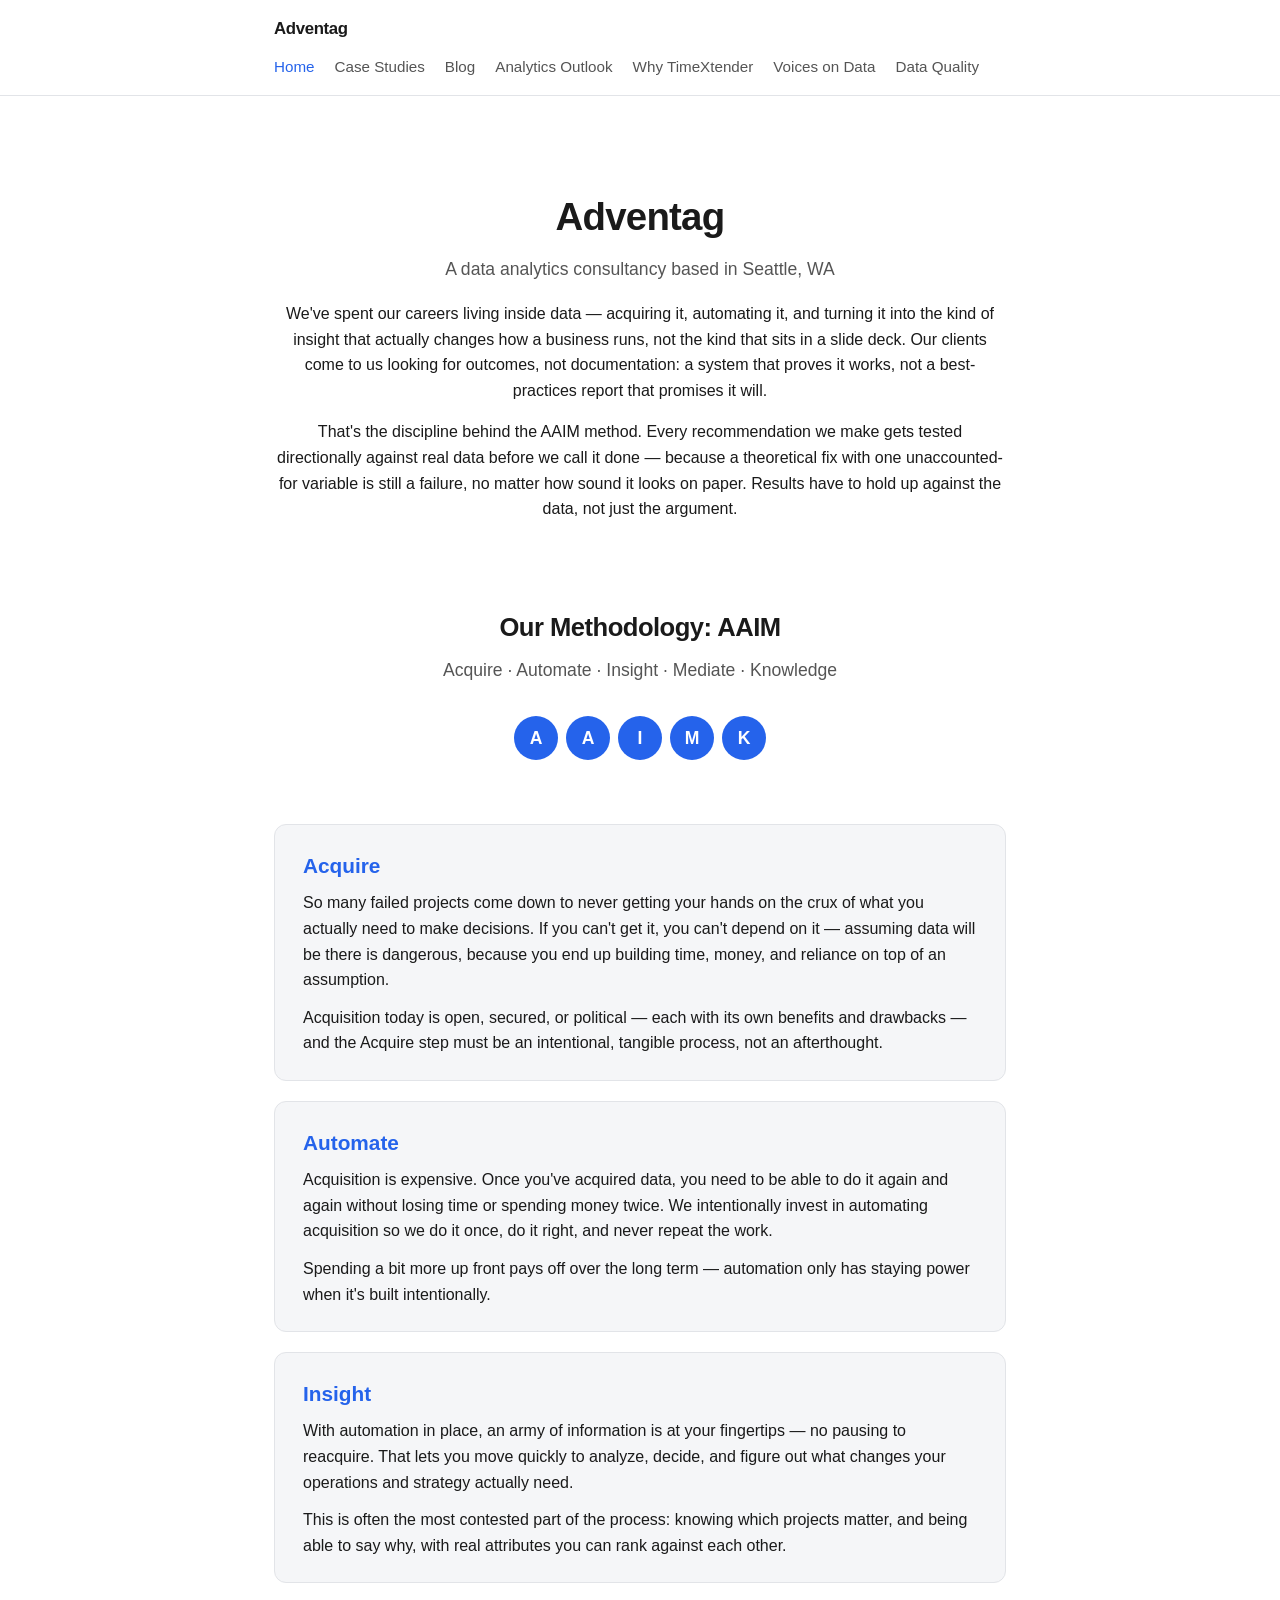
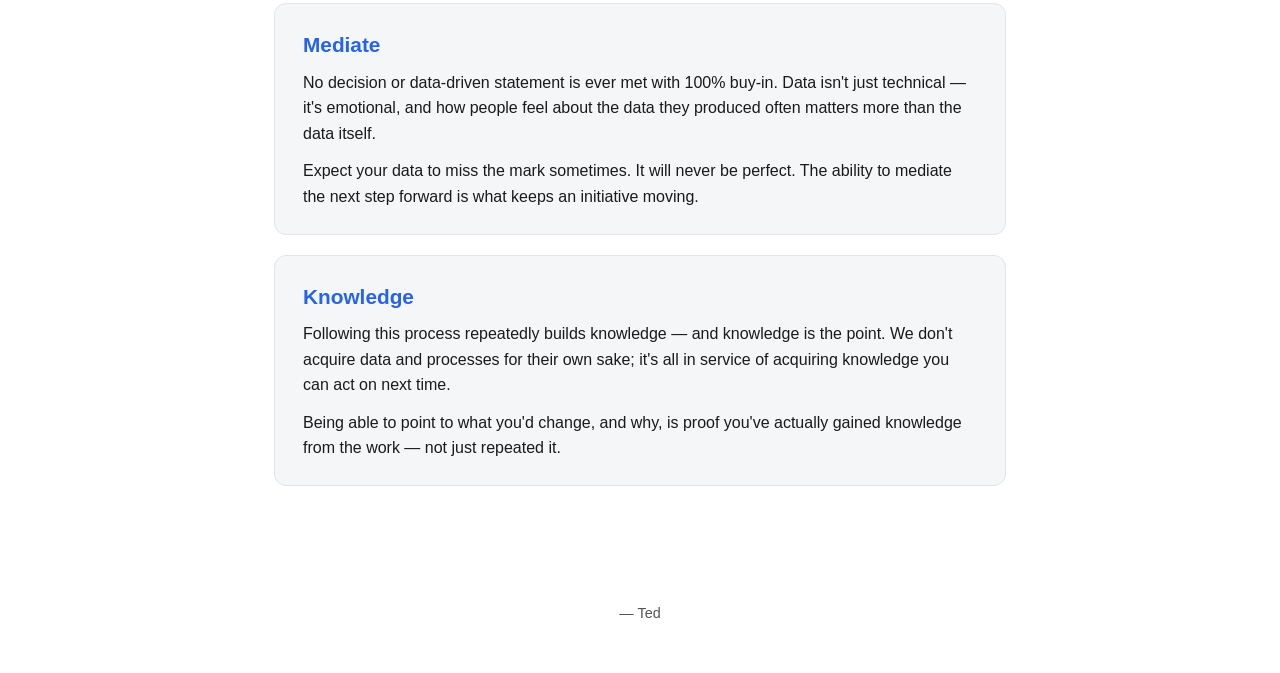
<file: index.html>
<!DOCTYPE html>
<html lang="en">
<head>
<meta charset="UTF-8">
<meta name="viewport" content="width=device-width, initial-scale=1.0">
<title>Adventag &middot; The AAIM Method</title>
<link rel="stylesheet" href="assets/styles.css">
</head>
<body>

<nav class="site-nav">
  <div class="nav-inner">
    <a class="brand" href="index.html">Adventag</a>
    <div class="nav-links">
      <a href="index.html" class="active">Home</a>
      <a href="case-studies/index.html">Case Studies</a>
      <a href="blog/index.html">Blog</a>
      <a href="analytics-outlook.html">Analytics Outlook</a>
      <a href="why-timextender.html">Why TimeXtender</a>
      <a href="voices-on-data.html">Voices on Data</a>
      <a href="data-quality.html">Data Quality</a>
    </div>
  </div>
</nav>

<header class="page-header">
  <h1>Adventag</h1>
  <p class="tagline">A data analytics consultancy based in Seattle, WA</p>
  <p>
    We've spent our careers living inside data &mdash; acquiring it, automating it,
    and turning it into the kind of insight that actually changes how a business
    runs, not the kind that sits in a slide deck. Our clients come to us looking
    for outcomes, not documentation: a system that proves it works, not a
    best-practices report that promises it will.
  </p>
  <p>
    That's the discipline behind the AAIM method. Every recommendation we make
    gets tested directionally against real data before we call it done &mdash;
    because a theoretical fix with one unaccounted-for variable is still a
    failure, no matter how sound it looks on paper. Results have to hold up
    against the data, not just the argument.
  </p>
</header>

<header class="page-header" style="padding-top: 1rem;">
  <h2 style="font-size: 1.6rem; letter-spacing: -0.02em; margin-bottom: 0.25rem;">Our Methodology: AAIM</h2>
  <p class="tagline">Acquire &middot; Automate &middot; Insight &middot; Mediate &middot; Knowledge</p>
  <div class="letters">
    <span>A</span><span>A</span><span>I</span><span>M</span><span>K</span>
  </div>
</header>

<main>

  <div class="step">
    <h2>Acquire</h2>
    <p>
      So many failed projects come down to never getting your hands on the crux of
      what you actually need to make decisions. If you can't get it, you can't
      depend on it &mdash; assuming data will be there is dangerous, because you end
      up building time, money, and reliance on top of an assumption.
    </p>
    <p>
      Acquisition today is open, secured, or political &mdash; each with its own
      benefits and drawbacks &mdash; and the Acquire step must be an intentional,
      tangible process, not an afterthought.
    </p>
  </div>

  <div class="step">
    <h2>Automate</h2>
    <p>
      Acquisition is expensive. Once you've acquired data, you need to be able to
      do it again and again without losing time or spending money twice. We
      intentionally invest in automating acquisition so we do it once, do it right,
      and never repeat the work.
    </p>
    <p>
      Spending a bit more up front pays off over the long term &mdash; automation
      only has staying power when it's built intentionally.
    </p>
  </div>

  <div class="step">
    <h2>Insight</h2>
    <p>
      With automation in place, an army of information is at your fingertips
      &mdash; no pausing to reacquire. That lets you move quickly to analyze, decide,
      and figure out what changes your operations and strategy actually need.
    </p>
    <p>
      This is often the most contested part of the process: knowing which projects
      matter, and being able to say why, with real attributes you can rank against
      each other.
    </p>
  </div>

  <div class="step">
    <h2>Mediate</h2>
    <p>
      No decision or data-driven statement is ever met with 100% buy-in. Data isn't
      just technical &mdash; it's emotional, and how people feel about the data they
      produced often matters more than the data itself.
    </p>
    <p>
      Expect your data to miss the mark sometimes. It will never be perfect. The
      ability to mediate the next step forward is what keeps an initiative moving.
    </p>
  </div>

  <div class="step">
    <h2>Knowledge</h2>
    <p>
      Following this process repeatedly builds knowledge &mdash; and knowledge is
      the point. We don't acquire data and processes for their own sake; it's all
      in service of acquiring knowledge you can act on next time.
    </p>
    <p>
      Being able to point to what you'd change, and why, is proof you've actually
      gained knowledge from the work &mdash; not just repeated it.
    </p>
  </div>

</main>

<footer>
  &mdash; Ted
</footer>

</body>
</html>
</file>
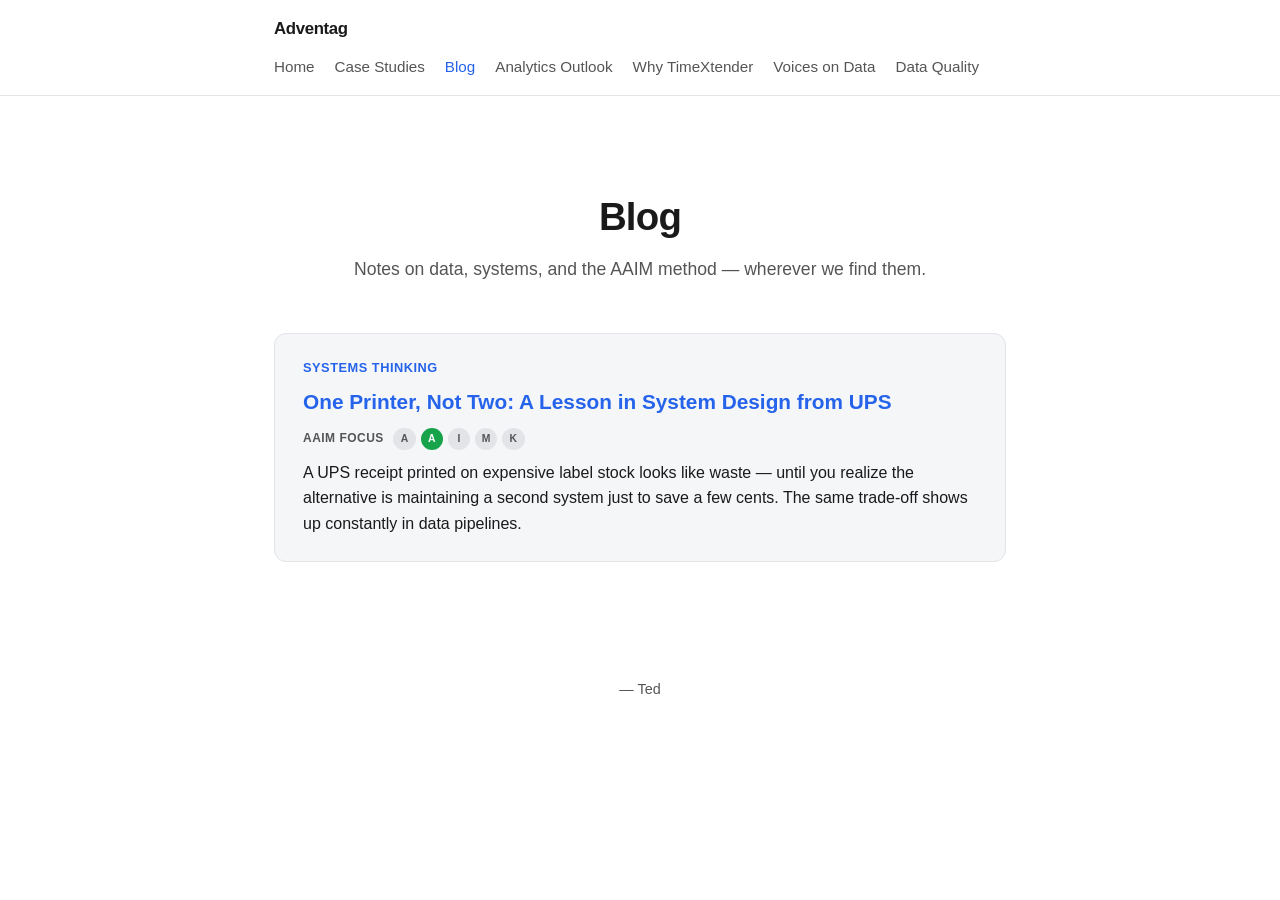
<file: blog/index.html>
<!DOCTYPE html>
<html lang="en">
<head>
<meta charset="UTF-8">
<meta name="viewport" content="width=device-width, initial-scale=1.0">
<title>Blog &middot; Adventag</title>
<link rel="stylesheet" href="../assets/styles.css">
</head>
<body>

<nav class="site-nav">
  <div class="nav-inner">
    <a class="brand" href="../index.html">Adventag</a>
    <div class="nav-links">
      <a href="../index.html">Home</a>
      <a href="../case-studies/index.html">Case Studies</a>
      <a href="index.html" class="active">Blog</a>
      <a href="../analytics-outlook.html">Analytics Outlook</a>
      <a href="../why-timextender.html">Why TimeXtender</a>
      <a href="../voices-on-data.html">Voices on Data</a>
      <a href="../data-quality.html">Data Quality</a>
    </div>
  </div>
</nav>

<header class="page-header">
  <h1>Blog</h1>
  <p class="tagline">Notes on data, systems, and the AAIM method &mdash; wherever we find them.</p>
</header>

<main>

  <a class="card-link" href="one-printer-not-two.html">
    <div class="card">
      <span class="eyebrow">Systems Thinking</span>
      <h2>One Printer, Not Two: A Lesson in System Design from UPS</h2>
      <div class="aaim-focus">
        <span class="aaim-focus-label">AAIM Focus</span>
        <div class="aaim-dots">
          <span>A</span><span class="active">A</span><span>I</span><span>M</span><span>K</span>
        </div>
      </div>
      <p>
        A UPS receipt printed on expensive label stock looks like waste &mdash;
        until you realize the alternative is maintaining a second system just
        to save a few cents. The same trade-off shows up constantly in data
        pipelines.
      </p>
    </div>
  </a>

</main>

<footer>
  &mdash; Ted
</footer>

</body>
</html>
</file>
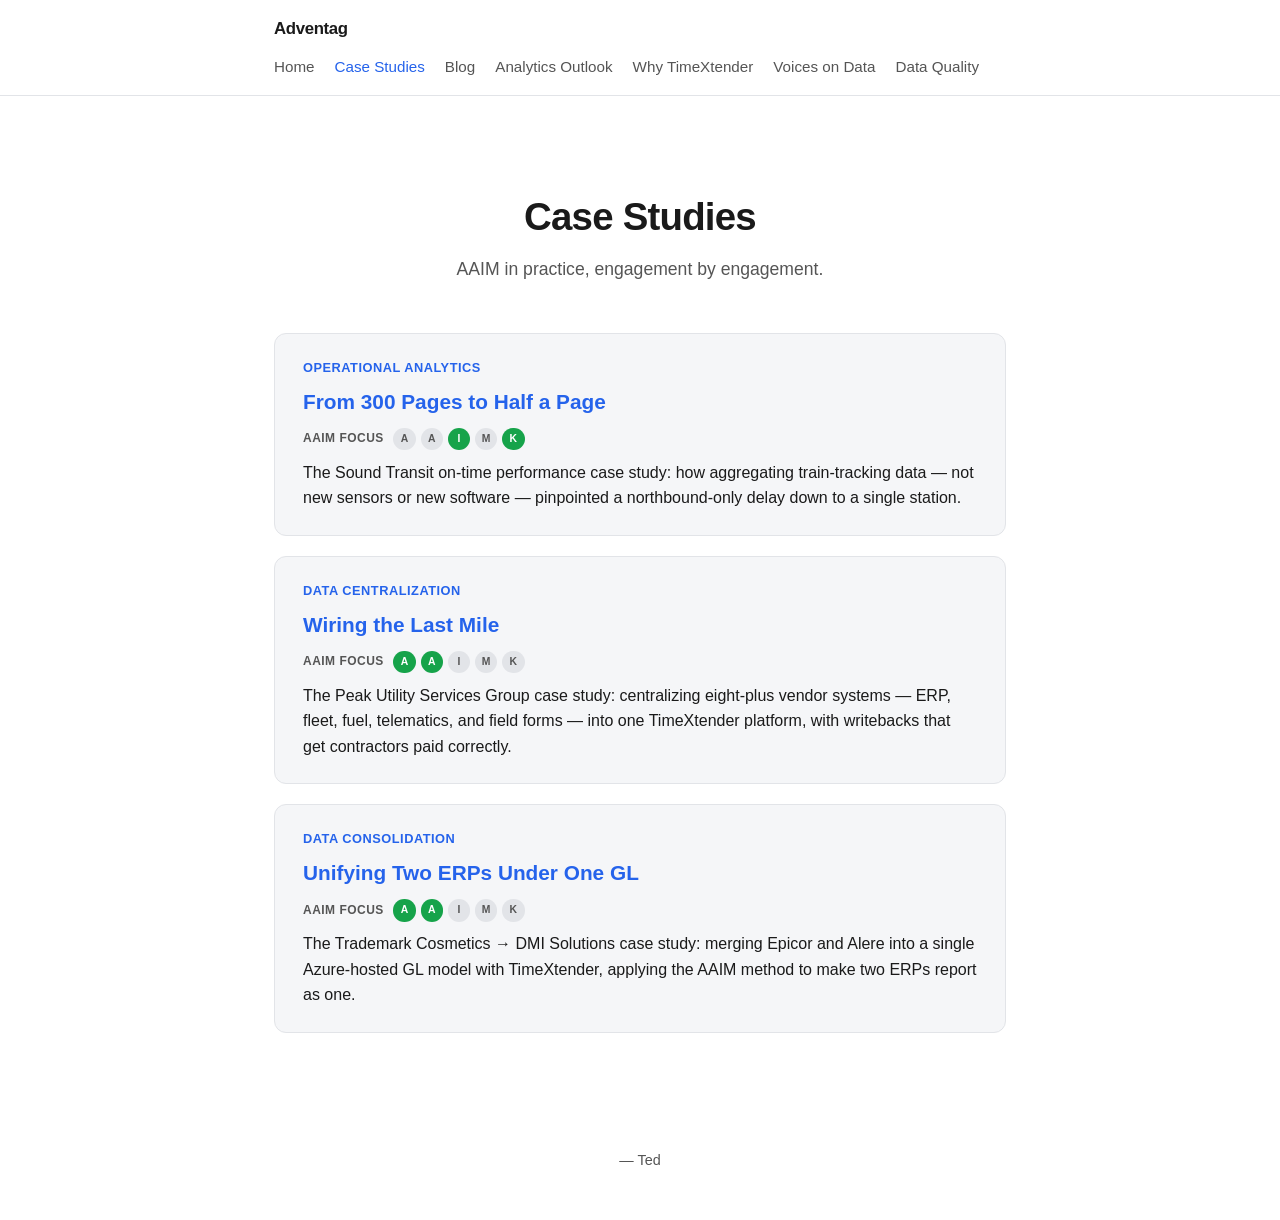
<file: case-studies/index.html>
<!DOCTYPE html>
<html lang="en">
<head>
<meta charset="UTF-8">
<meta name="viewport" content="width=device-width, initial-scale=1.0">
<title>Case Studies &middot; The AAIM Method</title>
<link rel="stylesheet" href="../assets/styles.css">
</head>
<body>

<nav class="site-nav">
  <div class="nav-inner">
    <a class="brand" href="../index.html">Adventag</a>
    <div class="nav-links">
      <a href="../index.html">Home</a>
      <a href="index.html" class="active">Case Studies</a>
      <a href="../blog/index.html">Blog</a>
      <a href="../analytics-outlook.html">Analytics Outlook</a>
      <a href="../why-timextender.html">Why TimeXtender</a>
      <a href="../voices-on-data.html">Voices on Data</a>
      <a href="../data-quality.html">Data Quality</a>
    </div>
  </div>
</nav>

<header class="page-header">
  <h1>Case Studies</h1>
  <p class="tagline">AAIM in practice, engagement by engagement.</p>
</header>

<main>

  <a class="card-link" href="sound-transit.html">
    <div class="card">
      <span class="eyebrow">Operational Analytics</span>
      <h2>From 300 Pages to Half a Page</h2>
      <div class="aaim-focus">
        <span class="aaim-focus-label">AAIM Focus</span>
        <div class="aaim-dots">
          <span>A</span><span>A</span><span class="active">I</span><span>M</span><span class="active">K</span>
        </div>
      </div>
      <p>
        The Sound Transit on-time performance case study: how aggregating
        train-tracking data &mdash; not new sensors or new software &mdash;
        pinpointed a northbound-only delay down to a single station.
      </p>
    </div>
  </a>

  <a class="card-link" href="peak-utility-services.html">
    <div class="card">
      <span class="eyebrow">Data Centralization</span>
      <h2>Wiring the Last Mile</h2>
      <div class="aaim-focus">
        <span class="aaim-focus-label">AAIM Focus</span>
        <div class="aaim-dots">
          <span class="active">A</span><span class="active">A</span><span>I</span><span>M</span><span>K</span>
        </div>
      </div>
      <p>
        The Peak Utility Services Group case study: centralizing eight-plus
        vendor systems &mdash; ERP, fleet, fuel, telematics, and field forms
        &mdash; into one TimeXtender platform, with writebacks that get
        contractors paid correctly.
      </p>
    </div>
  </a>

  <a class="card-link" href="dmi-solutions.html">
    <div class="card">
      <span class="eyebrow">Data Consolidation</span>
      <h2>Unifying Two ERPs Under One GL</h2>
      <div class="aaim-focus">
        <span class="aaim-focus-label">AAIM Focus</span>
        <div class="aaim-dots">
          <span class="active">A</span><span class="active">A</span><span>I</span><span>M</span><span>K</span>
        </div>
      </div>
      <p>
        The Trademark Cosmetics &rarr; DMI Solutions case study: merging Epicor and
        Alere into a single Azure-hosted GL model with TimeXtender, applying the
        AAIM method to make two ERPs report as one.
      </p>
    </div>
  </a>

</main>

<footer>
  &mdash; Ted
</footer>

</body>
</html>
</file>
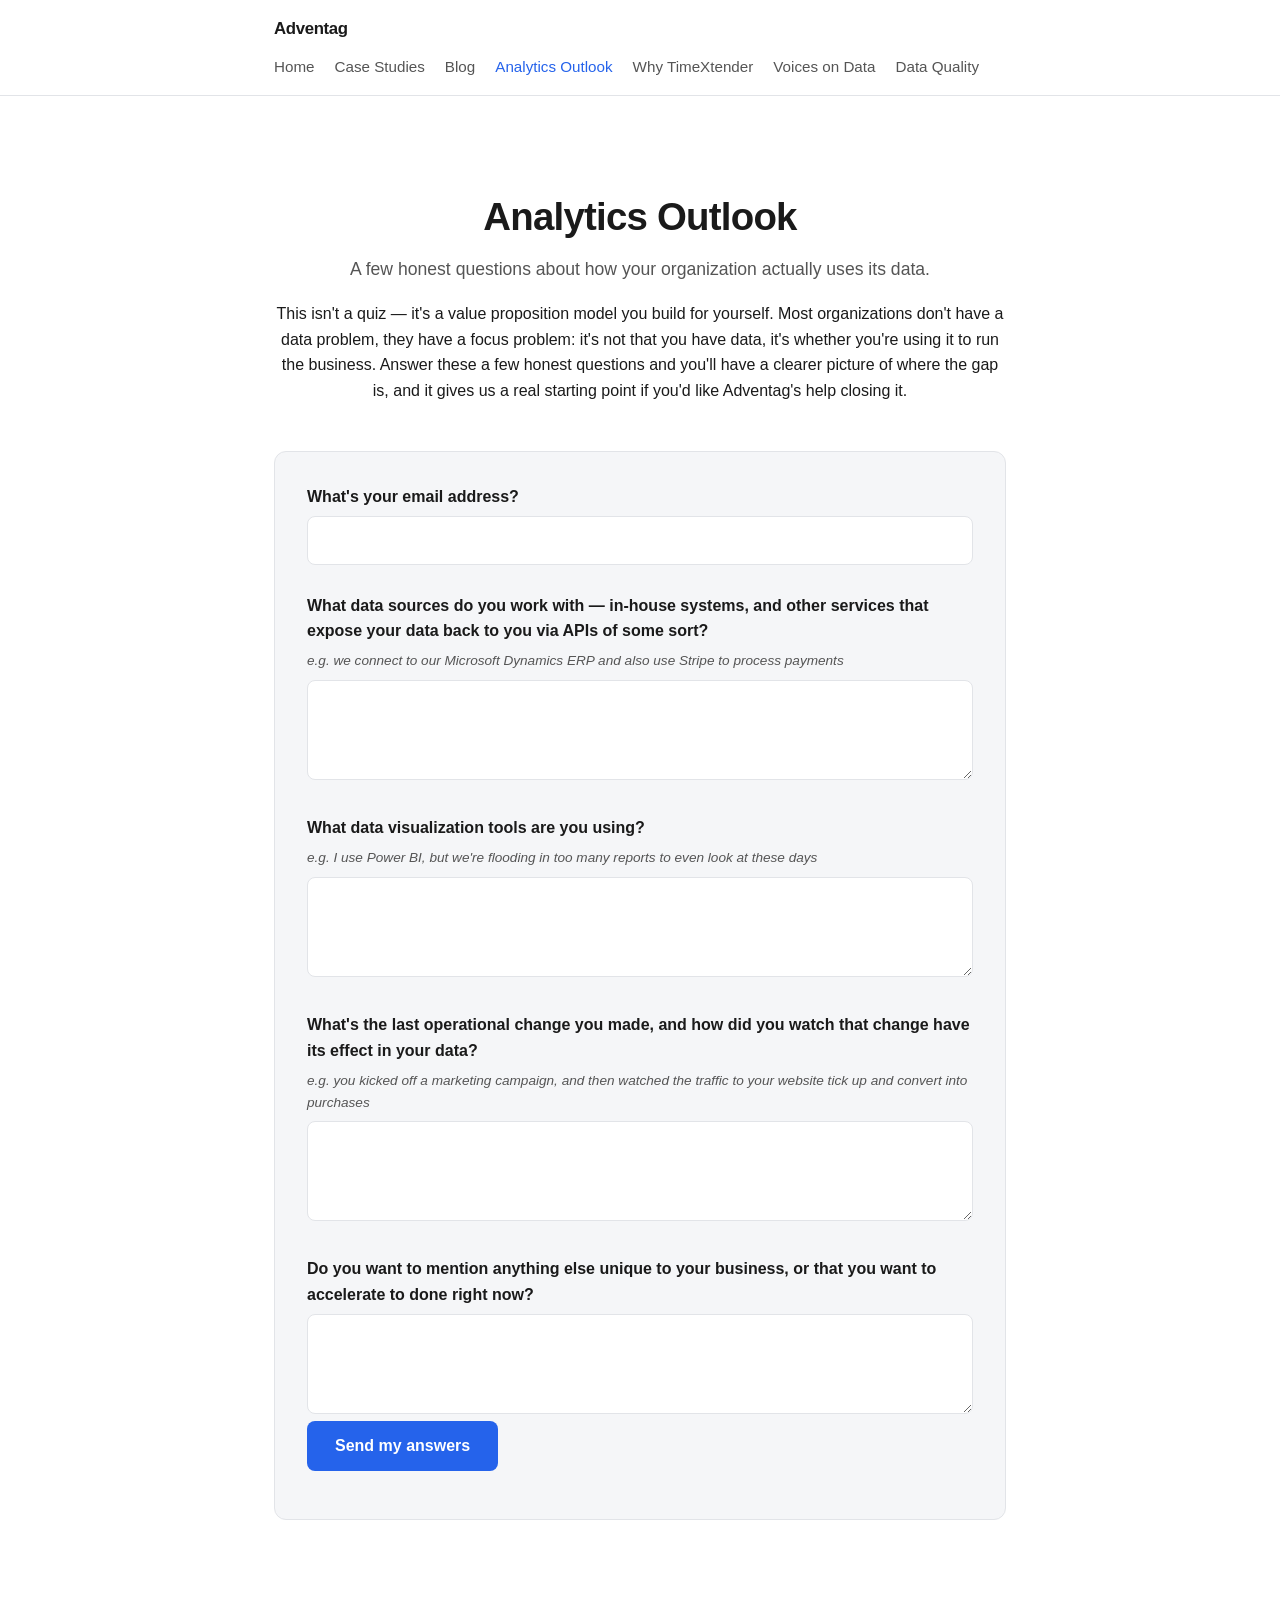
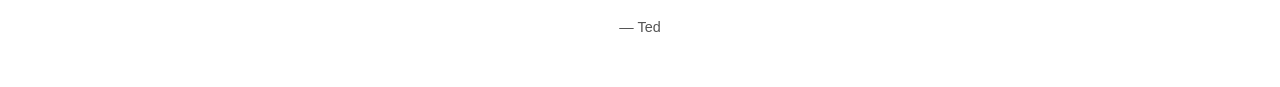
<file: analytics-outlook.html>
<!DOCTYPE html>
<html lang="en">
<head>
<meta charset="UTF-8">
<meta name="viewport" content="width=device-width, initial-scale=1.0">
<title>Analytics Outlook &middot; Adventag</title>
<link rel="stylesheet" href="assets/styles.css">
</head>
<body>

<nav class="site-nav">
  <div class="nav-inner">
    <a class="brand" href="index.html">Adventag</a>
    <div class="nav-links">
      <a href="index.html">Home</a>
      <a href="case-studies/index.html">Case Studies</a>
      <a href="blog/index.html">Blog</a>
      <a href="analytics-outlook.html" class="active">Analytics Outlook</a>
      <a href="why-timextender.html">Why TimeXtender</a>
      <a href="voices-on-data.html">Voices on Data</a>
      <a href="data-quality.html">Data Quality</a>
    </div>
  </div>
</nav>

<header class="page-header">
  <h1>Analytics Outlook</h1>
  <p class="tagline">A few honest questions about how your organization actually uses its data.</p>
  <p>
    This isn't a quiz &mdash; it's a value proposition model you build for
    yourself. Most organizations don't have a data problem, they have a focus
    problem: it's not that you have data, it's whether you're using it to run
    the business. Answer these a few honest questions and you'll have a clearer
    picture of where the gap is, and it gives us a real starting point if you'd
    like Adventag's help closing it.
  </p>
</header>

<main>

  <div id="outlook-form-wrapper">
    <form id="outlook-form" class="outlook-form" action="https://formspree.io/f/mvzenajd" method="POST">

      <input type="hidden" name="_subject" value="website feedback">
      <input type="text" name="_gotcha" class="form-honeypot" tabindex="-1" autocomplete="off">

      <div class="form-field">
        <label for="email">What's your email address?</label>
        <input type="email" id="email" name="email" required>
      </div>

      <div class="form-field">
        <label for="sources">What data sources do you work with &mdash; in-house systems, and other services that expose your data back to you via APIs of some sort?</label>
        <p class="field-example">e.g. we connect to our Microsoft Dynamics ERP and also use Stripe to process payments</p>
        <textarea id="sources" name="Data sources" rows="3"></textarea>
      </div>

      <div class="form-field">
        <label for="visualization">What data visualization tools are you using?</label>
        <p class="field-example">e.g. I use Power BI, but we're flooding in too many reports to even look at these days</p>
        <textarea id="visualization" name="Visualization tools" rows="3"></textarea>
      </div>

      <div class="form-field">
        <label for="operational-change">What's the last operational change you made, and how did you watch that change have its effect in your data?</label>
        <p class="field-example">e.g. you kicked off a marketing campaign, and then watched the traffic to your website tick up and convert into purchases</p>
        <textarea id="operational-change" name="Last operational change" rows="3"></textarea>
      </div>

      <div class="form-field">
        <label for="anything-else">Do you want to mention anything else unique to your business, or that you want to accelerate to done right now?</label>
        <textarea id="anything-else" name="Anything else" rows="3"></textarea>
      </div>

      <button type="submit" class="form-submit">Send my answers</button>
      <p class="form-status" role="status"></p>
    </form>
  </div>

  <div id="outlook-success" class="outlook-form outlook-success" style="display:none;">
    <h2>Thanks &mdash; got it.</h2>
    <p>Your answers are on their way to Adventag. We'll follow up at the email address you gave us.</p>
  </div>

</main>

<footer>
  &mdash; Ted
</footer>

<script src="assets/outlook-form.js" defer></script>

</body>
</html>
</file>
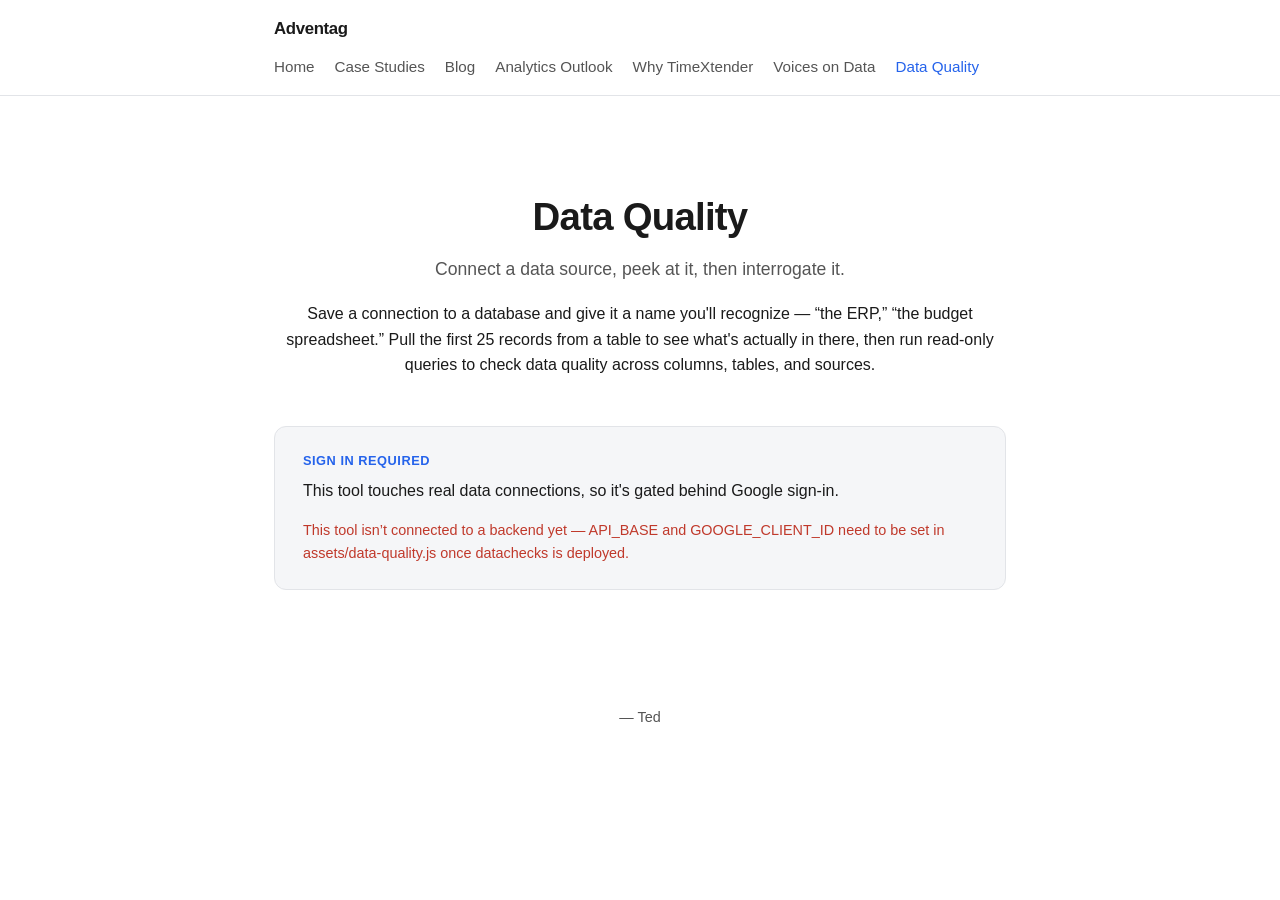
<file: data-quality.html>
<!DOCTYPE html>
<html lang="en">
<head>
<meta charset="UTF-8">
<meta name="viewport" content="width=device-width, initial-scale=1.0">
<meta name="robots" content="noindex, nofollow">
<title>Data Quality &middot; Adventag</title>
<link rel="stylesheet" href="assets/styles.css">
<script src="https://accounts.google.com/gsi/client" async defer></script>
</head>
<body>

<nav class="site-nav">
  <div class="nav-inner">
    <a class="brand" href="index.html">Adventag</a>
    <div class="nav-links">
      <a href="index.html">Home</a>
      <a href="case-studies/index.html">Case Studies</a>
      <a href="blog/index.html">Blog</a>
      <a href="analytics-outlook.html">Analytics Outlook</a>
      <a href="why-timextender.html">Why TimeXtender</a>
      <a href="voices-on-data.html">Voices on Data</a>
      <a href="data-quality.html" class="active">Data Quality</a>
    </div>
  </div>
</nav>

<header class="page-header">
  <h1>Data Quality</h1>
  <p class="tagline">Connect a data source, peek at it, then interrogate it.</p>
  <p>
    Save a connection to a database and give it a name you'll recognize
    &mdash; &ldquo;the ERP,&rdquo; &ldquo;the budget spreadsheet.&rdquo; Pull the
    first 25 records from a table to see what's actually in there, then run
    read-only queries to check data quality across columns, tables, and
    sources.
  </p>
</header>

<main>

  <div id="dq-signin-card" class="card">
    <span class="eyebrow">Sign in required</span>
    <p>This tool touches real data connections, so it's gated behind Google sign-in.</p>
    <div id="dq-google-btn"></div>
    <p id="dq-signin-error" class="form-status is-error" style="display:none;"></p>
  </div>

  <div id="dq-app" hidden>

    <div class="card dq-status-card">
      <span class="eyebrow">Signed in as</span>
      <p style="margin:0;"><span id="dq-user-email"></span> &middot; <button type="button" id="dq-signout" class="dq-link-btn">Sign out</button></p>
    </div>

    <div class="card dq-status-card">
      <span class="eyebrow">Status</span>
      <p style="margin:0;">
        Database connections (Postgres and MySQL) are live. Queries are
        enforced read-only and row-capped on the server, regardless of what's
        typed here. APIs, files/spreadsheets, and VPN-gated sources aren't
        wired up yet.
      </p>
    </div>

    <section class="dq-section">
      <div class="dq-section-header">
        <h2>Your Data Sources</h2>
        <button type="button" id="dq-add-toggle" class="form-submit dq-add-btn">+ Add Data Source</button>
      </div>

      <div id="dq-empty-state" class="card dq-empty-state">
        <p style="margin:0; color: var(--muted);">No data sources yet. Add one to get started.</p>
      </div>

      <div id="dq-source-list" class="dq-source-list"></div>
    </section>

    <section id="dq-form-section" class="dq-section" hidden>
      <div class="card outlook-form">
        <h2 style="margin-top:0;">Add a Data Source</h2>
        <form id="dq-form">
          <div class="form-field">
            <label for="dq-name">Name</label>
            <p class="field-example">e.g. &ldquo;Our ERP,&rdquo; &ldquo;Budget database&rdquo;</p>
            <input type="text" id="dq-name" name="name" maxlength="60" required>
          </div>

          <div class="form-field">
            <label for="dq-type">Source type</label>
            <select id="dq-type" name="type" required>
              <option value="database">Database (SQL)</option>
              <option value="api">API &mdash; coming soon</option>
              <option value="file">File / Spreadsheet &mdash; coming soon</option>
            </select>
          </div>

          <div class="form-field">
            <label for="dq-target">What are you looking for from this source?</label>
            <p class="field-example">e.g. &ldquo;Customer list,&rdquo; &ldquo;Financial transactions&rdquo;</p>
            <input type="text" id="dq-target" name="target" maxlength="80">
          </div>

          <div id="dq-db-fields">
            <div class="form-field">
              <label for="dq-engine">Engine</label>
              <select id="dq-engine" name="engine">
                <option value="postgres">PostgreSQL</option>
                <option value="mysql">MySQL</option>
              </select>
            </div>
            <div class="form-field">
              <label for="dq-host">Host</label>
              <input type="text" id="dq-host" name="host" maxlength="200">
            </div>
            <div class="form-field">
              <label for="dq-port">Port</label>
              <input type="number" id="dq-port" name="port" value="5432">
            </div>
            <div class="form-field">
              <label for="dq-database">Database name</label>
              <input type="text" id="dq-database" name="database" maxlength="120">
            </div>
            <div class="form-field">
              <label for="dq-username">Username</label>
              <p class="field-example">Use a read-only account for this connection.</p>
              <input type="text" id="dq-username" name="username" maxlength="120" autocomplete="off">
            </div>
            <div class="form-field">
              <label for="dq-password">Password</label>
              <input type="password" id="dq-password" name="password" maxlength="200" autocomplete="new-password">
            </div>
            <div class="form-field">
              <label><input type="checkbox" id="dq-ssl" name="ssl"> Require SSL</label>
            </div>
          </div>

          <div class="form-field">
            <label for="dq-notes">Notes</label>
            <textarea id="dq-notes" name="notes" rows="3" maxlength="500"></textarea>
          </div>

          <button type="submit" class="form-submit">Save Data Source</button>
          <button type="button" id="dq-cancel" class="dq-cancel-btn">Cancel</button>
          <p class="form-status" role="status"></p>
        </form>
      </div>
    </section>

    <section class="dq-section">
      <h2>Ask About Data Quality</h2>
      <div class="card">
        <div class="form-field">
          <label for="dq-question-source">Data source</label>
          <select id="dq-question-source"></select>
        </div>
        <div class="form-field">
          <label for="dq-question">SQL query</label>
          <p class="field-example">Read-only SELECT statements only &mdash; enforced on the server. Natural-language questions are a later step; for now, write the query.</p>
          <textarea id="dq-question" rows="3" maxlength="2000" placeholder="e.g. SELECT customer_id, COUNT(*) FROM orders GROUP BY customer_id HAVING COUNT(*) > 1"></textarea>
        </div>
        <button type="button" id="dq-ask-btn" class="form-submit">Run Query</button>
        <p id="dq-ask-status" class="form-status" role="status"></p>
        <div id="dq-ask-result"></div>
      </div>
    </section>

  </div>

</main>

<footer>
  &mdash; Ted
</footer>

<script src="assets/data-quality.js"></script>

</body>
</html>
</file>
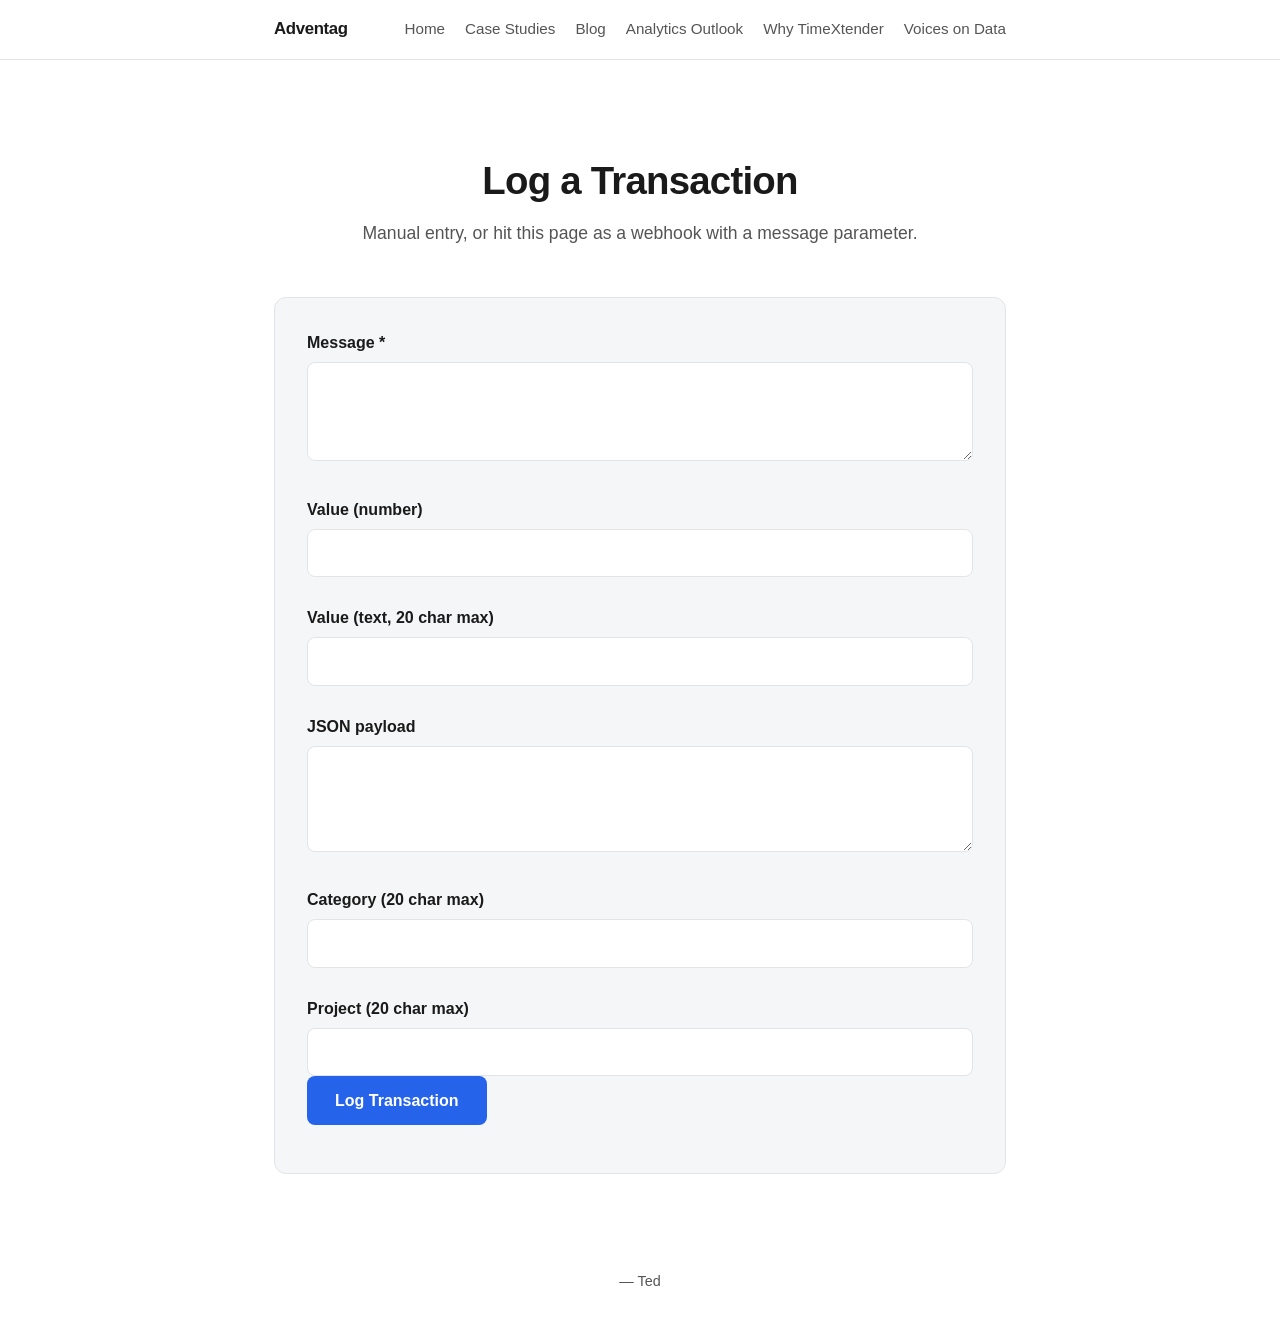
<file: transact.html>
<!DOCTYPE html>
<html lang="en">
<head>
<meta charset="UTF-8">
<meta name="viewport" content="width=device-width, initial-scale=1.0">
<meta name="robots" content="noindex, nofollow">
<title>Log a Transaction &middot; Adventag</title>
<link rel="stylesheet" href="assets/styles.css">
</head>
<body>

<nav class="site-nav">
  <div class="nav-inner">
    <a class="brand" href="index.html">Adventag</a>
    <div class="nav-links">
      <a href="index.html">Home</a>
      <a href="case-studies/index.html">Case Studies</a>
      <a href="blog/index.html">Blog</a>
      <a href="analytics-outlook.html">Analytics Outlook</a>
      <a href="why-timextender.html">Why TimeXtender</a>
      <a href="voices-on-data.html">Voices on Data</a>
    </div>
  </div>
</nav>

<header class="page-header">
  <h1>Log a Transaction</h1>
  <p class="tagline">Manual entry, or hit this page as a webhook with a message parameter.</p>
</header>

<main>

  <div id="form-wrapper">
    <form id="transact-form" class="outlook-form">
      <div class="form-field">
        <label for="message">Message *</label>
        <textarea id="message" name="message" rows="3" maxlength="400" required></textarea>
      </div>

      <div class="form-field">
        <label for="valuenum">Value (number)</label>
        <input type="number" id="valuenum" name="valuenum" step="0.0001">
      </div>

      <div class="form-field">
        <label for="valuetxt">Value (text, 20 char max)</label>
        <input type="text" id="valuetxt" name="valuetxt" maxlength="20">
      </div>

      <div class="form-field">
        <label for="json">JSON payload</label>
        <textarea id="json" name="json" rows="4" style="font-family: monospace;"></textarea>
      </div>

      <div class="form-field">
        <label for="category">Category (20 char max)</label>
        <input type="text" id="category" name="category" maxlength="20">
      </div>

      <div class="form-field">
        <label for="project">Project (20 char max)</label>
        <input type="text" id="project" name="project" maxlength="20">
      </div>

      <button type="submit" class="form-submit">Log Transaction</button>
      <p class="form-status" role="status"></p>
    </form>
  </div>

  <div id="webhook-status" class="outlook-form outlook-success" style="display:none;">
    <p id="webhook-status-text">Logging&hellip;</p>
  </div>

</main>

<footer>
  &mdash; Ted
</footer>

<script>
  // Public URL of the TransactApi service, via a Cloudflare quick tunnel.
  // NOTE: this is a free "quick tunnel" with no uptime guarantee — the URL
  // changes every time the tunnel process restarts on the host machine.
  var API_BASE = 'https://upgrading-consolidation-permit-joining.trycloudflare.com';

  document.addEventListener('DOMContentLoaded', function () {
    var params = new URLSearchParams(window.location.search);
    var webhookEl = document.getElementById('webhook-status');
    var webhookText = document.getElementById('webhook-status-text');

    if (params.has('message')) {
      // Hit as a webhook: /transact.html?message=...&valuenum=...&...
      document.getElementById('form-wrapper').style.display = 'none';
      webhookEl.style.display = 'block';

      var url = new URL(API_BASE + '/api/transact');
      ['message', 'valuenum', 'valuetxt', 'json', 'category', 'project'].forEach(function (key) {
        if (params.has(key)) url.searchParams.set(key, params.get(key));
      });

      fetch(url.toString())
        .then(function (r) { return r.ok ? r.json() : Promise.reject(r); })
        .then(function () { webhookText.textContent = 'Logged.'; })
        .catch(function () { webhookText.textContent = 'Failed to log transaction.'; });
      return;
    }

    var form = document.getElementById('transact-form');
    var statusEl = form.querySelector('.form-status');
    var submitBtn = form.querySelector('.form-submit');

    form.addEventListener('submit', function (e) {
      e.preventDefault();
      statusEl.textContent = '';
      statusEl.className = 'form-status';
      submitBtn.disabled = true;
      submitBtn.textContent = 'Sending…';

      fetch(API_BASE + '/api/transact', {
        method: 'POST',
        body: new FormData(form)
      })
        .then(function (r) { return r.ok ? r.json() : r.json().then(function (d) { throw new Error(d.error || 'Failed'); }); })
        .then(function () {
          form.reset();
          statusEl.textContent = 'Logged.';
          statusEl.className = 'form-status is-success';
          submitBtn.disabled = false;
          submitBtn.textContent = 'Log Transaction';
        })
        .catch(function (err) {
          statusEl.textContent = err.message || 'Something went wrong.';
          statusEl.className = 'form-status is-error';
          submitBtn.disabled = false;
          submitBtn.textContent = 'Log Transaction';
        });
    });
  });
</script>

</body>
</html>
</file>
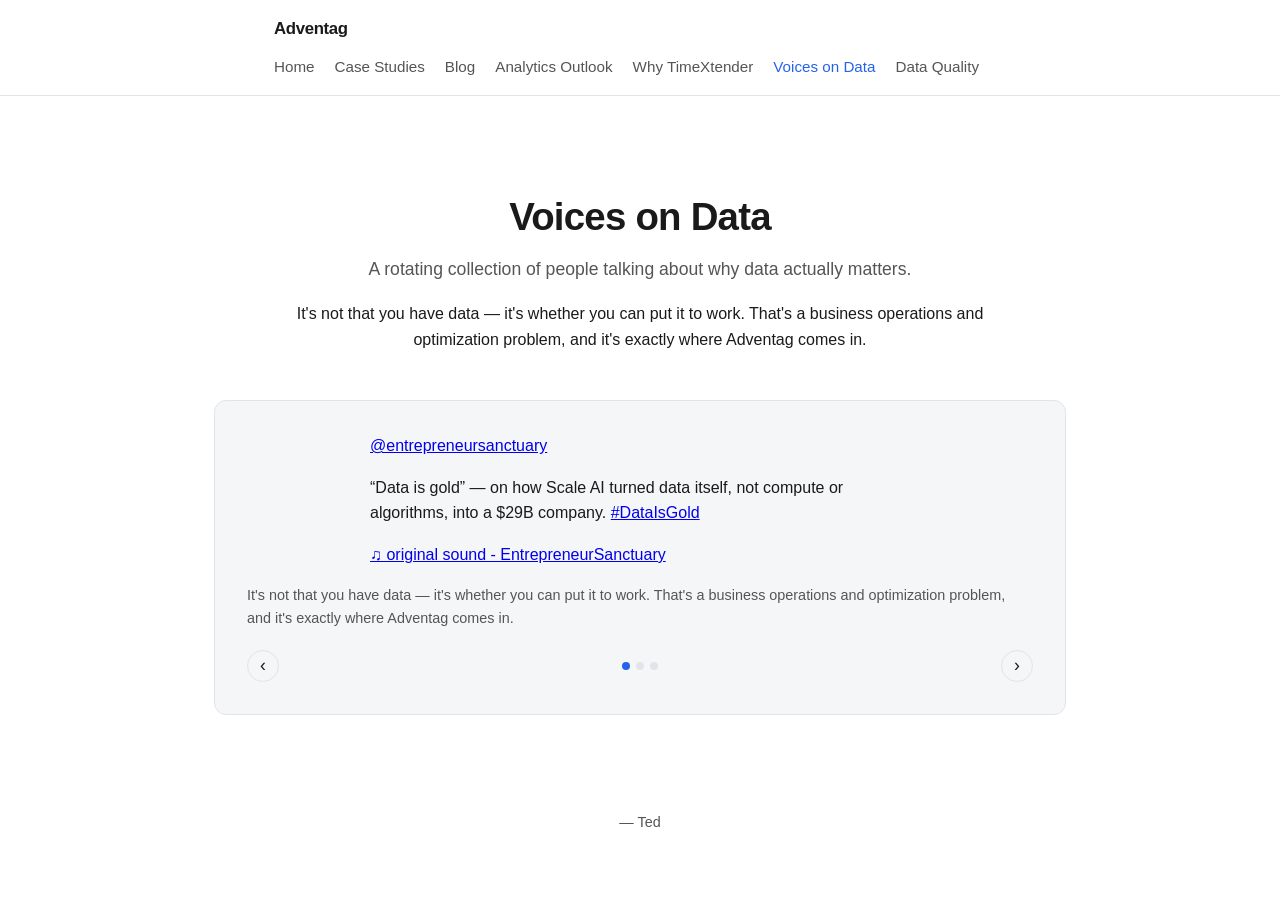
<file: voices-on-data.html>
<!DOCTYPE html>
<html lang="en">
<head>
<meta charset="UTF-8">
<meta name="viewport" content="width=device-width, initial-scale=1.0">
<title>Voices on Data &middot; Adventag</title>
<link rel="stylesheet" href="assets/styles.css">
</head>
<body>

<nav class="site-nav">
  <div class="nav-inner">
    <a class="brand" href="index.html">Adventag</a>
    <div class="nav-links">
      <a href="index.html">Home</a>
      <a href="case-studies/index.html">Case Studies</a>
      <a href="blog/index.html">Blog</a>
      <a href="analytics-outlook.html">Analytics Outlook</a>
      <a href="why-timextender.html">Why TimeXtender</a>
      <a href="voices-on-data.html" class="active">Voices on Data</a>
      <a href="data-quality.html">Data Quality</a>
    </div>
  </div>
</nav>

<header class="page-header">
  <h1>Voices on Data</h1>
  <p class="tagline">A rotating collection of people talking about why data actually matters.</p>
  <p>
    It's not that you have data &mdash; it's whether you can put it to work.
    That's a business operations and optimization problem, and it's exactly
    where Adventag comes in.
  </p>
</header>

<main style="max-width: 900px;">

  <div class="voices-card voices-card-wide">
    <div class="voice-carousel" id="voice-carousel">
      <div class="voice-slide is-active">
        <blockquote class="tiktok-embed" cite="https://www.tiktok.com/@entrepreneursanctuary/video/7640601687572417822" data-video-id="7640601687572417822" data-embed-from="oembed" style="max-width:100%; min-width:0;">
          <section>
            <a target="_blank" title="@entrepreneursanctuary" href="https://www.tiktok.com/@entrepreneursanctuary?refer=embed">@entrepreneursanctuary</a>
            <p>&ldquo;Data is gold&rdquo; &mdash; on how Scale AI turned data itself, not compute or algorithms, into a $29B company. <a title="dataisgold" target="_blank" href="https://www.tiktok.com/tag/dataisgold?refer=embed">#DataIsGold</a></p>
            <a target="_blank" title="&#9835; original sound - EntrepreneurSanctuary" href="https://www.tiktok.com/music/original-sound-7640601674431728415?refer=embed">&#9835; original sound - EntrepreneurSanctuary</a>
          </section>
        </blockquote>
        <p class="voice-caption">
          It's not that you have data &mdash; it's whether you can put it to work.
          That's a business operations and optimization problem, and it's exactly
          where Adventag comes in.
        </p>
      </div>

      <div class="voice-slide">
        <p class="voice-quote">
          &ldquo;Data work is inherently worth doing. The focus it takes magnifies
          how much you learn about what you're actually doing &mdash; it's a
          built-in speedometer and GPS for where you're headed.&rdquo;
        </p>
        <p class="voice-attribution">&mdash; Adventag</p>
      </div>

      <div class="voice-slide">
        <blockquote class="tiktok-embed" cite="https://www.tiktok.com/@secondsightai/video/7668451208440352013" data-video-id="7668451208440352013" data-embed-from="oembed" style="max-width:100%; min-width:0;">
          <section>
            <a target="_blank" title="@secondsightai" href="https://www.tiktok.com/@secondsightai?refer=embed">@secondsightai</a>
            <p>Generative video models nail visual realism and still get the physics wrong &mdash; the gap between looking right and understanding what happens next. <a title="ai" target="_blank" href="https://www.tiktok.com/tag/ai?refer=embed">#ai</a> <a title="worldmodel" target="_blank" href="https://www.tiktok.com/tag/worldmodel?refer=embed">#worldmodel</a></p>
            <a target="_blank" title="&#9835; original sound - secondsightai" href="https://www.tiktok.com/music/original-sound-7668451230028401422?refer=embed">&#9835; original sound - secondsightai</a>
          </section>
        </blockquote>
        <p class="voice-caption">
          &ldquo;AI is very useful in a lot of situations. Some of the common
          sense situations requiring context, we have to still provide that
          guidance to do the right thing.&rdquo;
        </p>
      </div>
    </div>

    <div class="voice-controls">
      <button type="button" class="voice-btn" data-dir="-1" aria-label="Previous">&lsaquo;</button>
      <div class="voice-dots" aria-label="Choose slide"></div>
      <button type="button" class="voice-btn" data-dir="1" aria-label="Next">&rsaquo;</button>
    </div>
  </div>

</main>

<footer>
  &mdash; Ted
</footer>

<script async src="https://www.tiktok.com/embed.js"></script>
<script src="assets/carousel.js" defer></script>

</body>
</html>
</file>
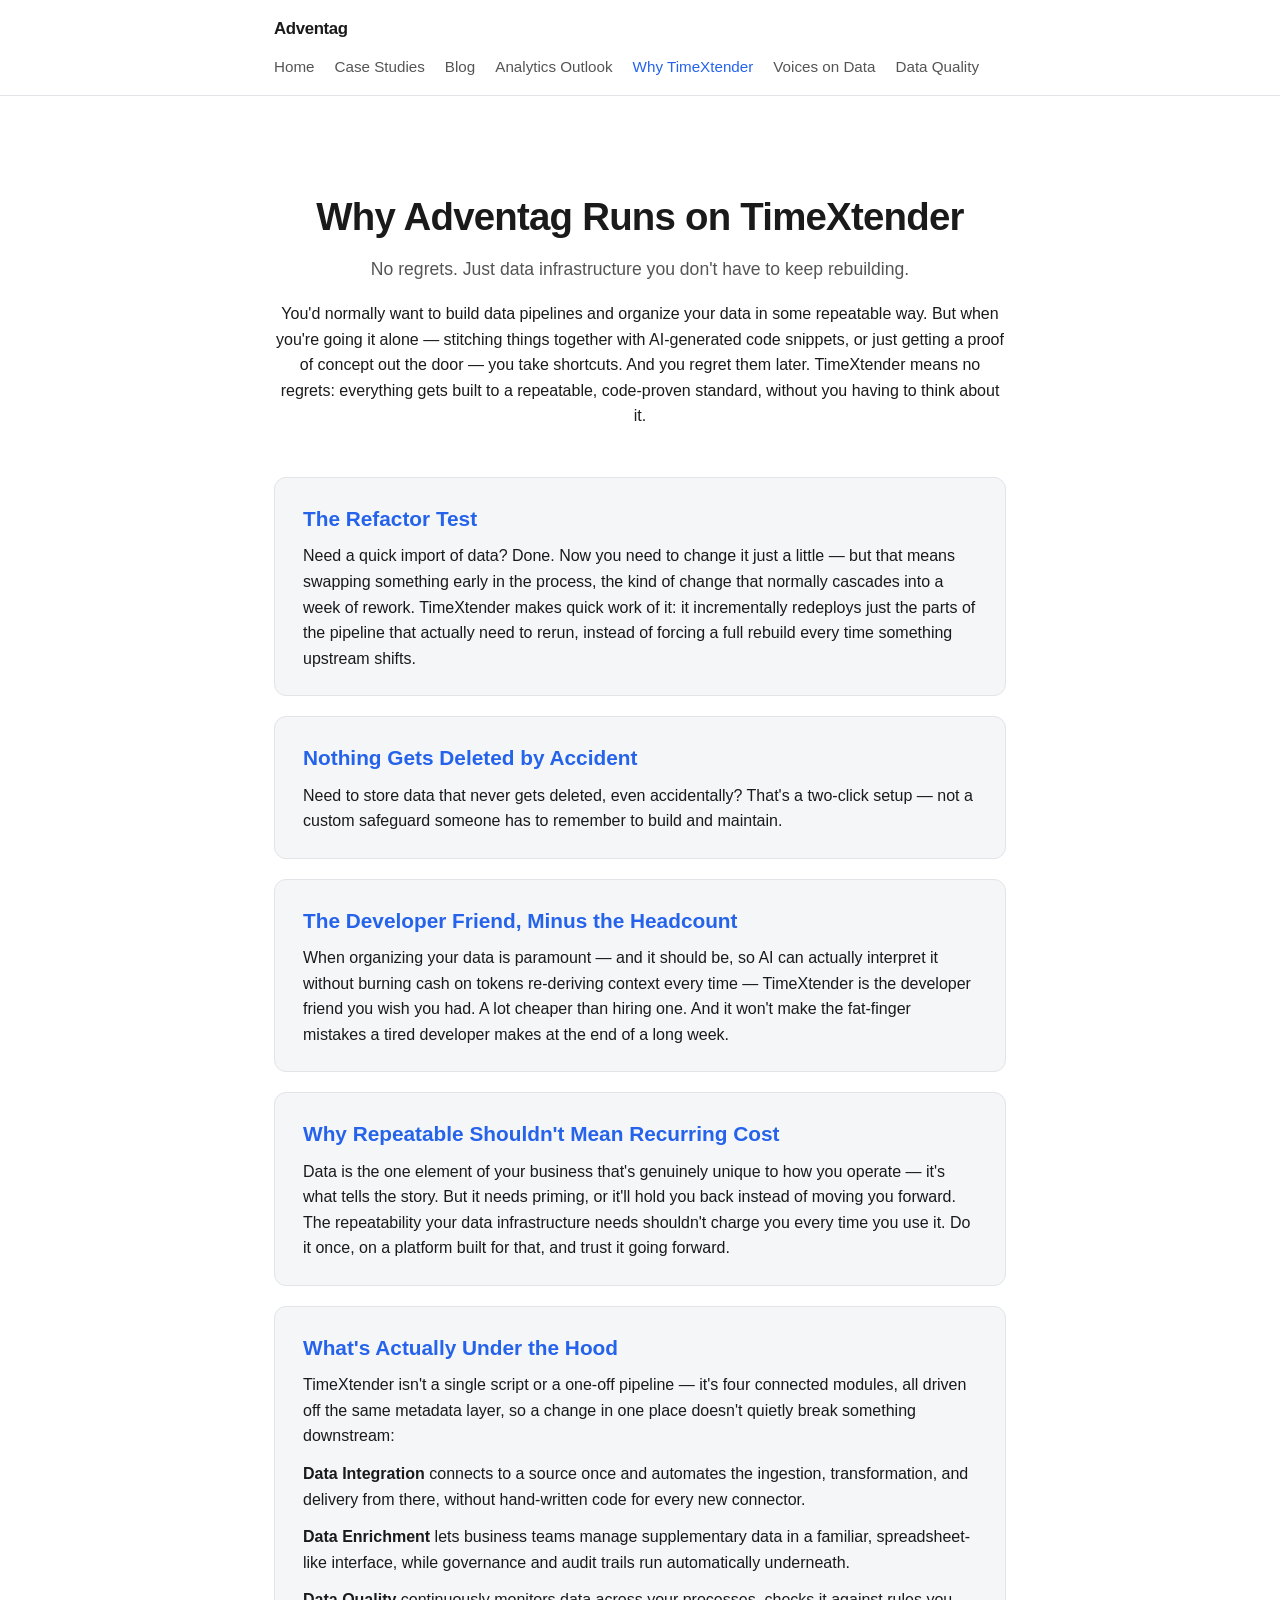
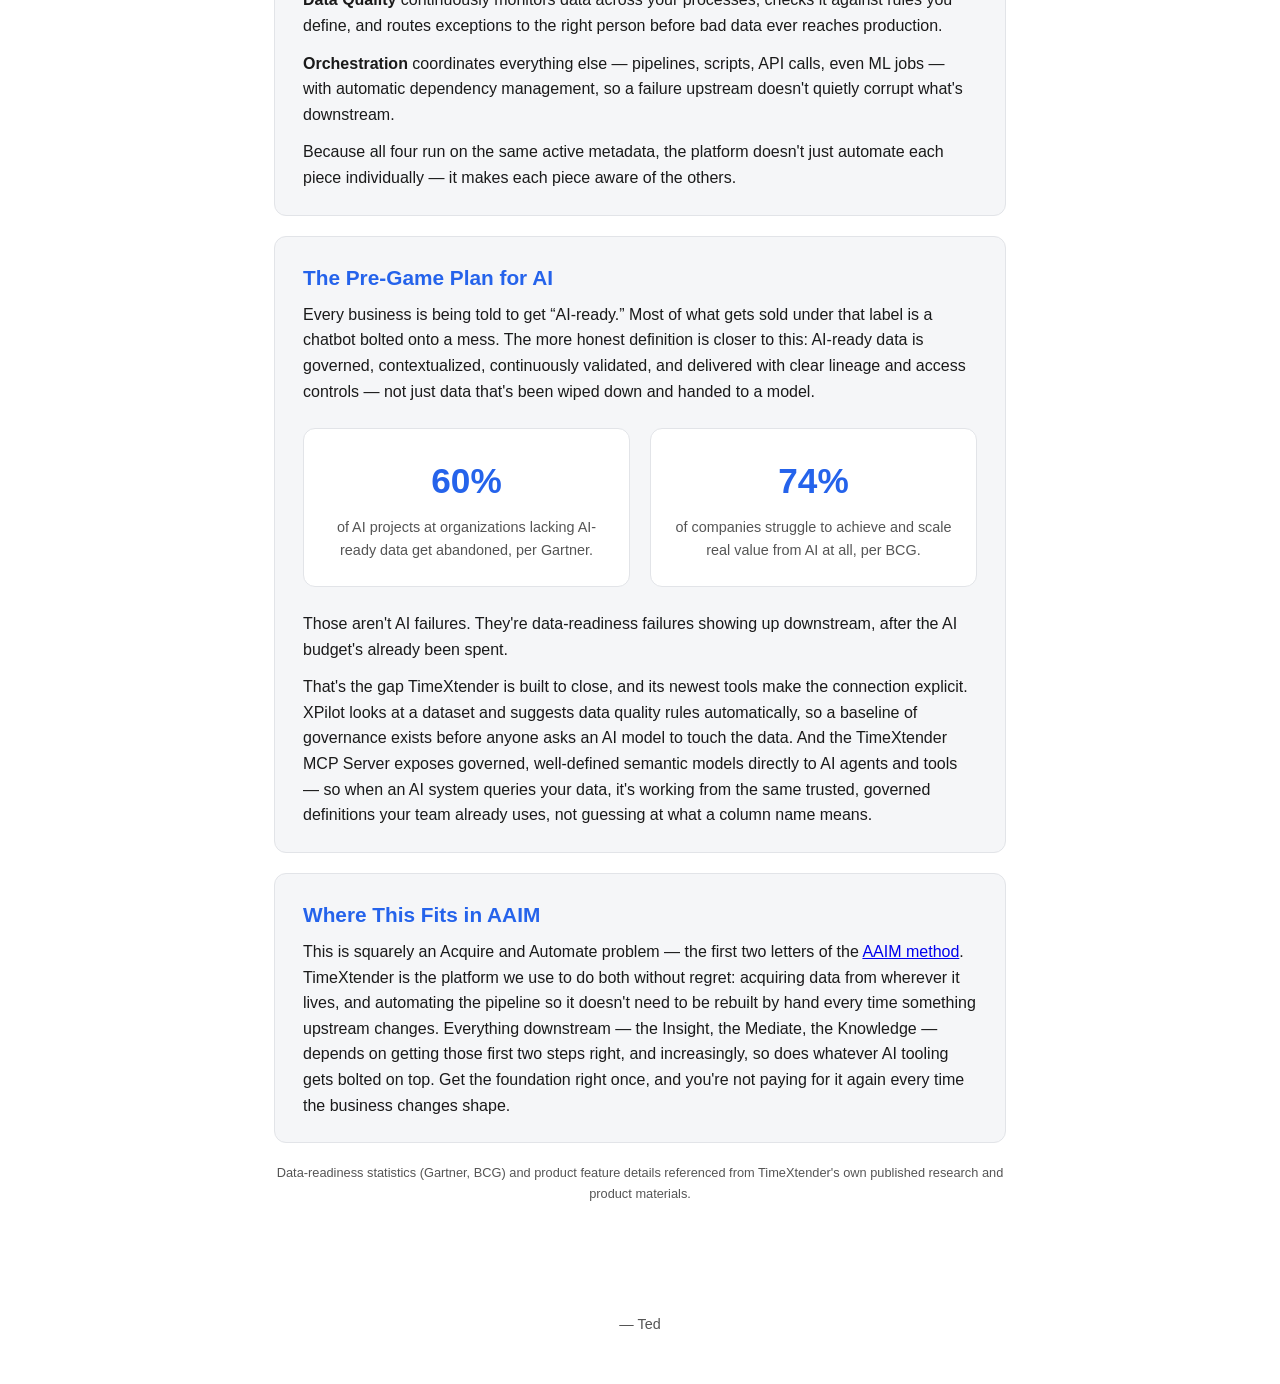
<file: why-timextender.html>
<!DOCTYPE html>
<html lang="en">
<head>
<meta charset="UTF-8">
<meta name="viewport" content="width=device-width, initial-scale=1.0">
<title>Why TimeXtender &middot; Adventag</title>
<link rel="stylesheet" href="assets/styles.css">
</head>
<body>

<nav class="site-nav">
  <div class="nav-inner">
    <a class="brand" href="index.html">Adventag</a>
    <div class="nav-links">
      <a href="index.html">Home</a>
      <a href="case-studies/index.html">Case Studies</a>
      <a href="blog/index.html">Blog</a>
      <a href="analytics-outlook.html">Analytics Outlook</a>
      <a href="why-timextender.html" class="active">Why TimeXtender</a>
      <a href="voices-on-data.html">Voices on Data</a>
      <a href="data-quality.html">Data Quality</a>
    </div>
  </div>
</nav>

<header class="page-header">
  <h1>Why Adventag Runs on TimeXtender</h1>
  <p class="tagline">No regrets. Just data infrastructure you don't have to keep rebuilding.</p>
  <p>
    You'd normally want to build data pipelines and organize your data in some
    repeatable way. But when you're going it alone &mdash; stitching things
    together with AI-generated code snippets, or just getting a proof of
    concept out the door &mdash; you take shortcuts. And you regret them
    later. TimeXtender means no regrets: everything gets built to a
    repeatable, code-proven standard, without you having to think about it.
  </p>
</header>

<main>

  <div class="step">
    <h2>The Refactor Test</h2>
    <p>
      Need a quick import of data? Done. Now you need to change it just a
      little &mdash; but that means swapping something early in the process,
      the kind of change that normally cascades into a week of rework.
      TimeXtender makes quick work of it: it incrementally redeploys just the
      parts of the pipeline that actually need to rerun, instead of forcing a
      full rebuild every time something upstream shifts.
    </p>
  </div>

  <div class="step">
    <h2>Nothing Gets Deleted by Accident</h2>
    <p>
      Need to store data that never gets deleted, even accidentally? That's a
      two-click setup &mdash; not a custom safeguard someone has to remember
      to build and maintain.
    </p>
  </div>

  <div class="step">
    <h2>The Developer Friend, Minus the Headcount</h2>
    <p>
      When organizing your data is paramount &mdash; and it should be, so AI
      can actually interpret it without burning cash on tokens re-deriving
      context every time &mdash; TimeXtender is the developer friend you wish
      you had. A lot cheaper than hiring one. And it won't make the
      fat-finger mistakes a tired developer makes at the end of a long week.
    </p>
  </div>

  <div class="step">
    <h2>Why Repeatable Shouldn't Mean Recurring Cost</h2>
    <p>
      Data is the one element of your business that's genuinely unique to how
      you operate &mdash; it's what tells the story. But it needs priming, or
      it'll hold you back instead of moving you forward. The repeatability
      your data infrastructure needs shouldn't charge you every time you use
      it. Do it once, on a platform built for that, and trust it going
      forward.
    </p>
  </div>

  <div class="step">
    <h2>What's Actually Under the Hood</h2>
    <p>
      TimeXtender isn't a single script or a one-off pipeline &mdash; it's
      four connected modules, all driven off the same metadata layer, so a
      change in one place doesn't quietly break something downstream:
    </p>
    <p>
      <strong>Data Integration</strong> connects to a source once and
      automates the ingestion, transformation, and delivery from there,
      without hand-written code for every new connector.
    </p>
    <p>
      <strong>Data Enrichment</strong> lets business teams manage
      supplementary data in a familiar, spreadsheet-like interface, while
      governance and audit trails run automatically underneath.
    </p>
    <p>
      <strong>Data Quality</strong> continuously monitors data across your
      processes, checks it against rules you define, and routes exceptions to
      the right person before bad data ever reaches production.
    </p>
    <p>
      <strong>Orchestration</strong> coordinates everything else &mdash;
      pipelines, scripts, API calls, even ML jobs &mdash; with automatic
      dependency management, so a failure upstream doesn't quietly corrupt
      what's downstream.
    </p>
    <p>
      Because all four run on the same active metadata, the platform doesn't
      just automate each piece individually &mdash; it makes each piece aware
      of the others.
    </p>
  </div>

  <div class="step">
    <h2>The Pre-Game Plan for AI</h2>
    <p>
      Every business is being told to get &ldquo;AI-ready.&rdquo; Most of what
      gets sold under that label is a chatbot bolted onto a mess. The more
      honest definition is closer to this: AI-ready data is governed,
      contextualized, continuously validated, and delivered with clear
      lineage and access controls &mdash; not just data that's been wiped
      down and handed to a model.
    </p>

    <div class="stat-grid">
      <div class="stat-card">
        <span class="stat-number">60%</span>
        <p>of AI projects at organizations lacking AI-ready data get
        abandoned, per Gartner.</p>
      </div>
      <div class="stat-card">
        <span class="stat-number">74%</span>
        <p>of companies struggle to achieve and scale real value from AI at
        all, per BCG.</p>
      </div>
    </div>

    <p>
      Those aren't AI failures. They're data-readiness failures showing up
      downstream, after the AI budget's already been spent.
    </p>
    <p>
      That's the gap TimeXtender is built to close, and its newest tools make
      the connection explicit. XPilot looks at a dataset and suggests data
      quality rules automatically, so a baseline of governance exists before
      anyone asks an AI model to touch the data. And the TimeXtender MCP
      Server exposes governed, well-defined semantic models directly to AI
      agents and tools &mdash; so when an AI system queries your data, it's
      working from the same trusted, governed definitions your team already
      uses, not guessing at what a column name means.
    </p>
  </div>

  <div class="step">
    <h2>Where This Fits in AAIM</h2>
    <p>
      This is squarely an Acquire and Automate problem &mdash; the first two
      letters of the <a href="index.html">AAIM method</a>. TimeXtender is the
      platform we use to do both without regret: acquiring data from wherever
      it lives, and automating the pipeline so it doesn't need to be rebuilt
      by hand every time something upstream changes. Everything downstream
      &mdash; the Insight, the Mediate, the Knowledge &mdash; depends on
      getting those first two steps right, and increasingly, so does whatever
      AI tooling gets bolted on top. Get the foundation right once, and
      you're not paying for it again every time the business changes shape.
    </p>
  </div>

  <p style="text-align:center; color:var(--muted); font-size:0.8rem;">
    Data-readiness statistics (Gartner, BCG) and product feature details
    referenced from TimeXtender's own published research and product
    materials.
  </p>

</main>

<footer>
  &mdash; Ted
</footer>

</body>
</html>
</file>
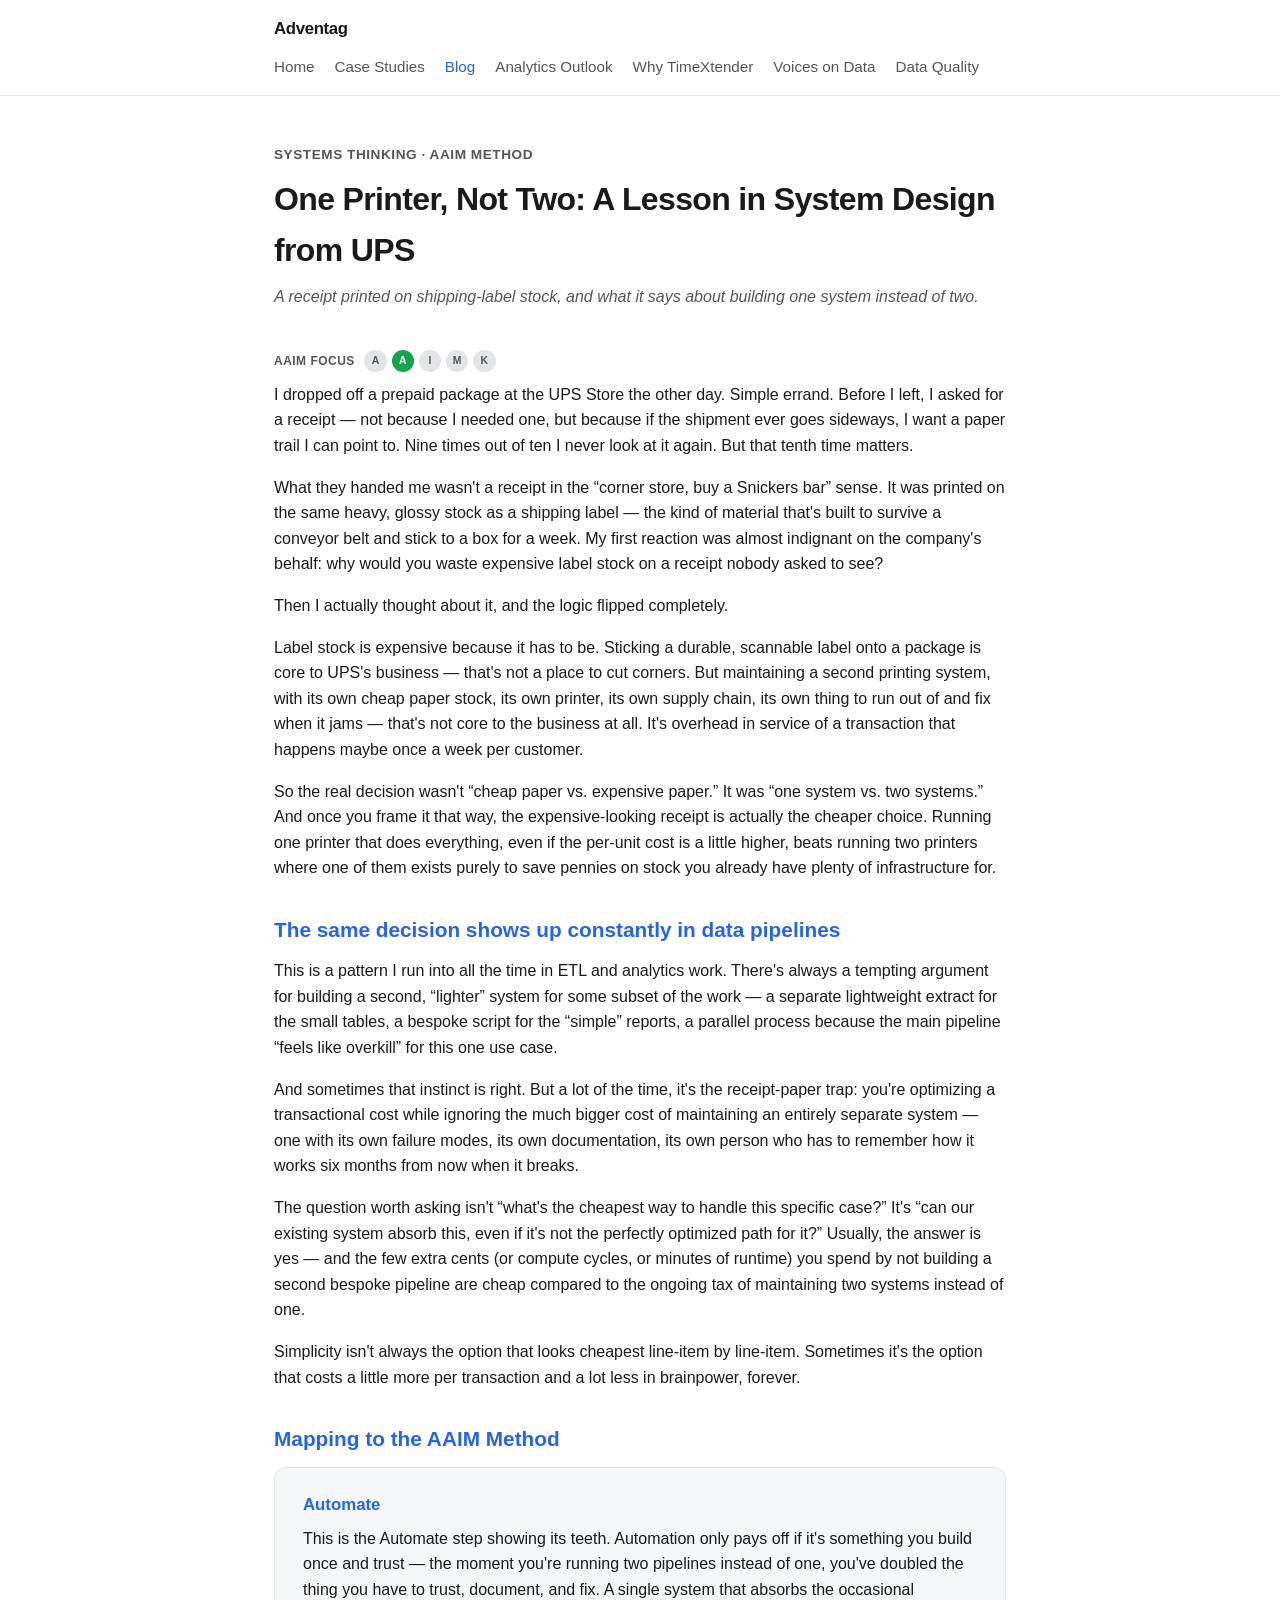
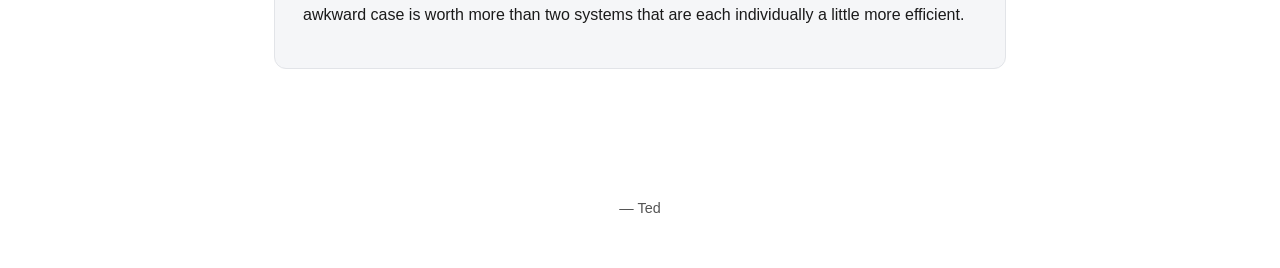
<file: blog/one-printer-not-two.html>
<!DOCTYPE html>
<html lang="en">
<head>
<meta charset="UTF-8">
<meta name="viewport" content="width=device-width, initial-scale=1.0">
<title>One Printer, Not Two &middot; Adventag</title>
<link rel="stylesheet" href="../assets/styles.css">
</head>
<body>

<nav class="site-nav">
  <div class="nav-inner">
    <a class="brand" href="../index.html">Adventag</a>
    <div class="nav-links">
      <a href="../index.html">Home</a>
      <a href="../case-studies/index.html">Case Studies</a>
      <a href="index.html" class="active">Blog</a>
      <a href="../analytics-outlook.html">Analytics Outlook</a>
      <a href="../why-timextender.html">Why TimeXtender</a>
      <a href="../voices-on-data.html">Voices on Data</a>
      <a href="../data-quality.html">Data Quality</a>
    </div>
  </div>
</nav>

<main>
  <article class="blog-post" style="padding-top: 3rem;">

    <p class="stack">Systems Thinking &middot; AAIM Method</p>
    <h1>One Printer, Not Two: A Lesson in System Design from UPS</h1>
    <p class="dek">A receipt printed on shipping-label stock, and what it says about building one system instead of two.</p>

    <div class="aaim-focus">
      <span class="aaim-focus-label">AAIM Focus</span>
      <div class="aaim-dots">
        <span>A</span><span class="active">A</span><span>I</span><span>M</span><span>K</span>
      </div>
    </div>

    <section>
      <p>
        I dropped off a prepaid package at the UPS Store the other day. Simple
        errand. Before I left, I asked for a receipt &mdash; not because I
        needed one, but because if the shipment ever goes sideways, I want a
        paper trail I can point to. Nine times out of ten I never look at it
        again. But that tenth time matters.
      </p>
      <p>
        What they handed me wasn't a receipt in the &ldquo;corner store, buy a
        Snickers bar&rdquo; sense. It was printed on the same heavy, glossy
        stock as a shipping label &mdash; the kind of material that's built to
        survive a conveyor belt and stick to a box for a week. My first
        reaction was almost indignant on the company's behalf: why would you
        waste expensive label stock on a receipt nobody asked to see?
      </p>
      <p>
        Then I actually thought about it, and the logic flipped completely.
      </p>
      <p>
        Label stock is expensive because it has to be. Sticking a durable,
        scannable label onto a package is core to UPS's business &mdash;
        that's not a place to cut corners. But maintaining a second printing
        system, with its own cheap paper stock, its own printer, its own
        supply chain, its own thing to run out of and fix when it jams
        &mdash; that's not core to the business at all. It's overhead in
        service of a transaction that happens maybe once a week per customer.
      </p>
      <p>
        So the real decision wasn't &ldquo;cheap paper vs. expensive
        paper.&rdquo; It was &ldquo;one system vs. two systems.&rdquo; And once
        you frame it that way, the expensive-looking receipt is actually the
        cheaper choice. Running one printer that does everything, even if the
        per-unit cost is a little higher, beats running two printers where one
        of them exists purely to save pennies on stock you already have plenty
        of infrastructure for.
      </p>
    </section>

    <section>
      <h2>The same decision shows up constantly in data pipelines</h2>
      <p>
        This is a pattern I run into all the time in ETL and analytics work.
        There's always a tempting argument for building a second,
        &ldquo;lighter&rdquo; system for some subset of the work &mdash; a
        separate lightweight extract for the small tables, a bespoke script
        for the &ldquo;simple&rdquo; reports, a parallel process because the
        main pipeline &ldquo;feels like overkill&rdquo; for this one use case.
      </p>
      <p>
        And sometimes that instinct is right. But a lot of the time, it's the
        receipt-paper trap: you're optimizing a transactional cost while
        ignoring the much bigger cost of maintaining an entirely separate
        system &mdash; one with its own failure modes, its own documentation,
        its own person who has to remember how it works six months from now
        when it breaks.
      </p>
      <p>
        The question worth asking isn't &ldquo;what's the cheapest way to
        handle this specific case?&rdquo; It's &ldquo;can our existing system
        absorb this, even if it's not the perfectly optimized path for
        it?&rdquo; Usually, the answer is yes &mdash; and the few extra cents
        (or compute cycles, or minutes of runtime) you spend by not building a
        second bespoke pipeline are cheap compared to the ongoing tax of
        maintaining two systems instead of one.
      </p>
      <p>
        Simplicity isn't always the option that looks cheapest line-item by
        line-item. Sometimes it's the option that costs a little more per
        transaction and a lot less in brainpower, forever.
      </p>
    </section>

    <section>
      <h2>Mapping to the AAIM Method</h2>
      <div class="aaim-block">
        <div>
          <h3>Automate</h3>
          <p>
            This is the Automate step showing its teeth. Automation only pays
            off if it's something you build once and trust &mdash; the moment
            you're running two pipelines instead of one, you've doubled the
            thing you have to trust, document, and fix. A single system that
            absorbs the occasional awkward case is worth more than two
            systems that are each individually a little more efficient.
          </p>
        </div>
      </div>
    </section>

  </article>
</main>

<footer>
  &mdash; Ted
</footer>

</body>
</html>
</file>
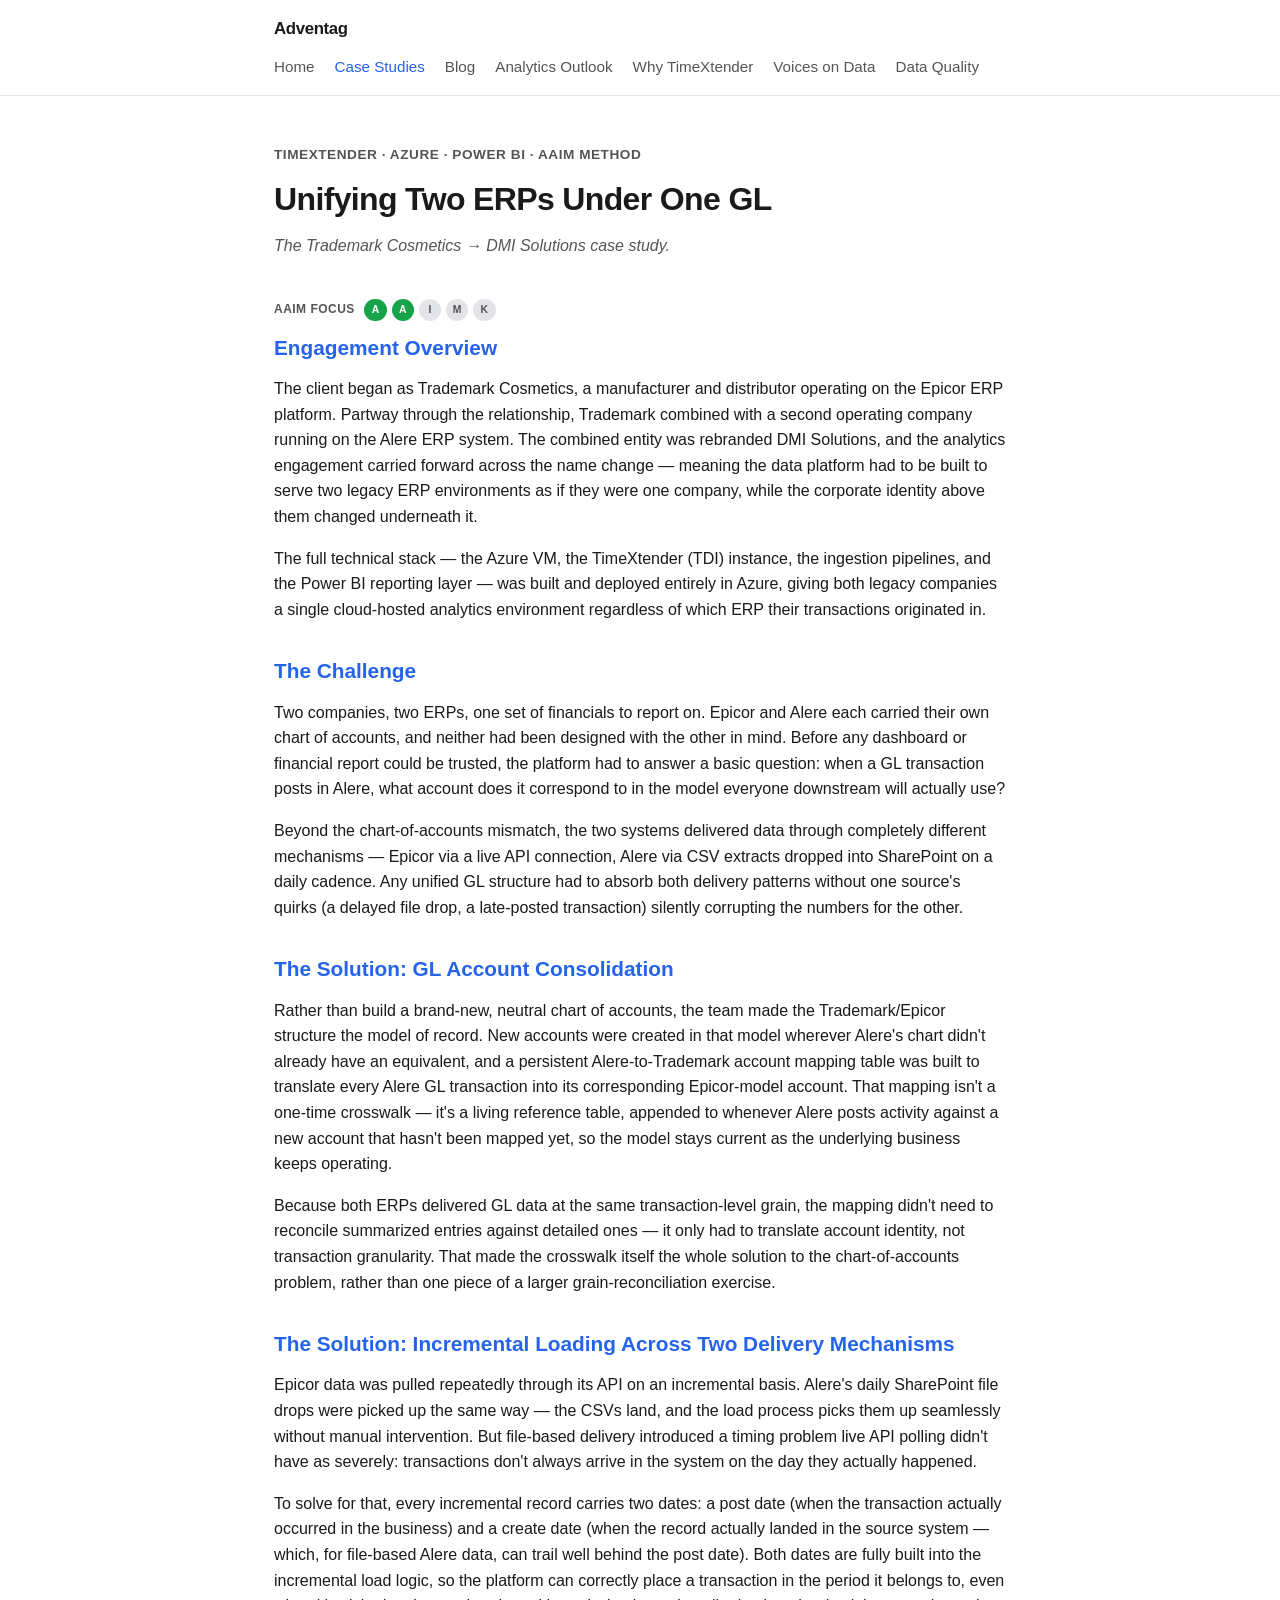
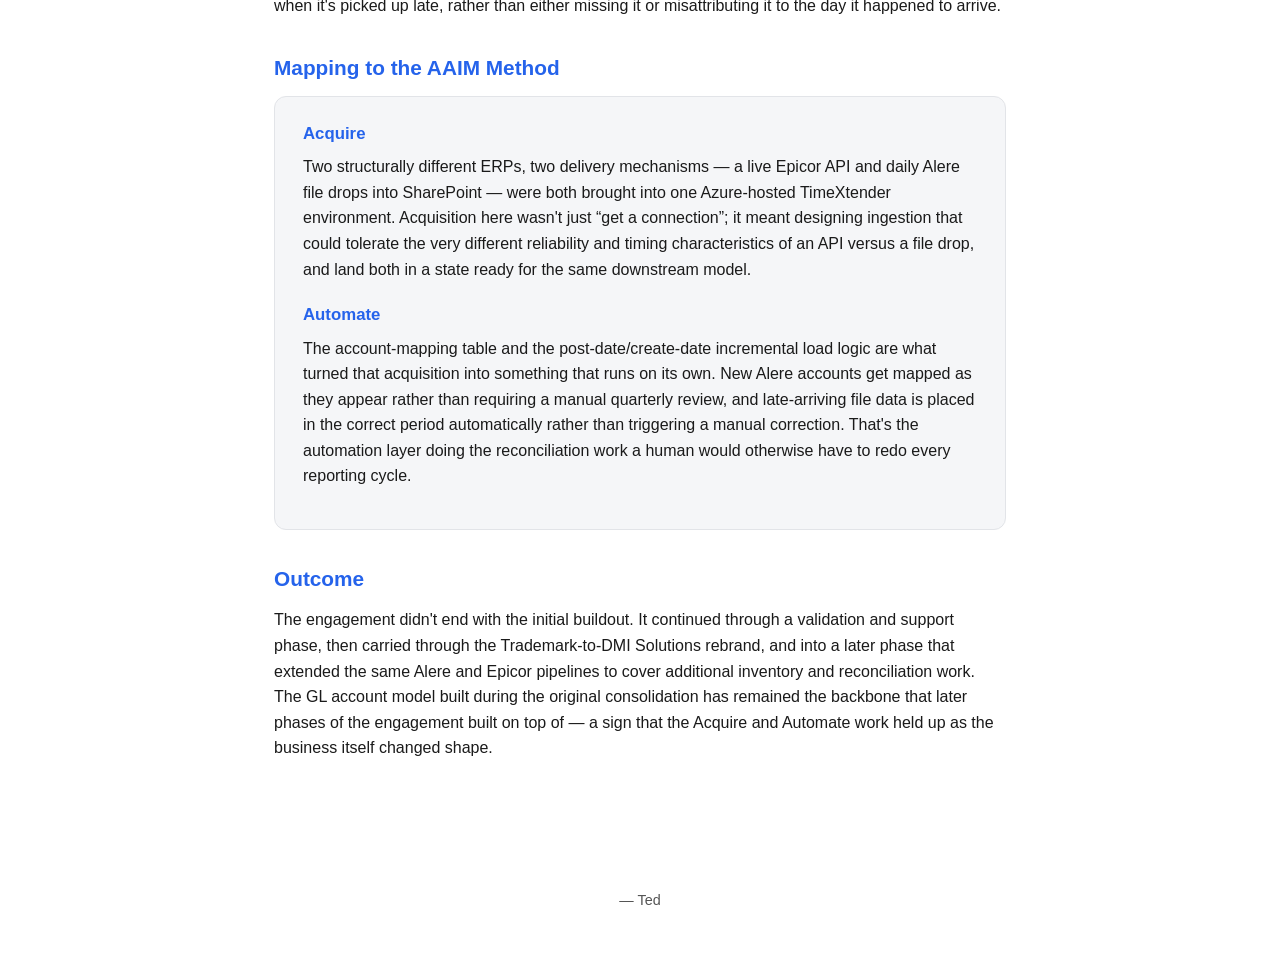
<file: case-studies/dmi-solutions.html>
<!DOCTYPE html>
<html lang="en">
<head>
<meta charset="UTF-8">
<meta name="viewport" content="width=device-width, initial-scale=1.0">
<title>DMI Solutions Case Study &middot; The AAIM Method</title>
<link rel="stylesheet" href="../assets/styles.css">
</head>
<body>

<nav class="site-nav">
  <div class="nav-inner">
    <a class="brand" href="../index.html">Adventag</a>
    <div class="nav-links">
      <a href="../index.html">Home</a>
      <a href="index.html" class="active">Case Studies</a>
      <a href="../blog/index.html">Blog</a>
      <a href="../analytics-outlook.html">Analytics Outlook</a>
      <a href="../why-timextender.html">Why TimeXtender</a>
      <a href="../voices-on-data.html">Voices on Data</a>
      <a href="../data-quality.html">Data Quality</a>
    </div>
  </div>
</nav>

<main>
  <article class="case-study" style="padding-top: 3rem;">

    <p class="stack">TimeXtender &middot; Azure &middot; Power BI &middot; AAIM Method</p>
    <h1>Unifying Two ERPs Under One GL</h1>
    <p class="dek">The Trademark Cosmetics &rarr; DMI Solutions case study.</p>

    <div class="aaim-focus">
      <span class="aaim-focus-label">AAIM Focus</span>
      <div class="aaim-dots">
        <span class="active">A</span><span class="active">A</span><span>I</span><span>M</span><span>K</span>
      </div>
    </div>

    <section>
      <h2>Engagement Overview</h2>
      <p>
        The client began as Trademark Cosmetics, a manufacturer and distributor
        operating on the Epicor ERP platform. Partway through the relationship,
        Trademark combined with a second operating company running on the Alere
        ERP system. The combined entity was rebranded DMI Solutions, and the
        analytics engagement carried forward across the name change &mdash; meaning
        the data platform had to be built to serve two legacy ERP environments as
        if they were one company, while the corporate identity above them changed
        underneath it.
      </p>
      <p>
        The full technical stack &mdash; the Azure VM, the TimeXtender (TDI)
        instance, the ingestion pipelines, and the Power BI reporting layer &mdash;
        was built and deployed entirely in Azure, giving both legacy companies a
        single cloud-hosted analytics environment regardless of which ERP their
        transactions originated in.
      </p>
    </section>

    <section>
      <h2>The Challenge</h2>
      <p>
        Two companies, two ERPs, one set of financials to report on. Epicor and
        Alere each carried their own chart of accounts, and neither had been
        designed with the other in mind. Before any dashboard or financial report
        could be trusted, the platform had to answer a basic question: when a GL
        transaction posts in Alere, what account does it correspond to in the
        model everyone downstream will actually use?
      </p>
      <p>
        Beyond the chart-of-accounts mismatch, the two systems delivered data
        through completely different mechanisms &mdash; Epicor via a live API
        connection, Alere via CSV extracts dropped into SharePoint on a daily
        cadence. Any unified GL structure had to absorb both delivery patterns
        without one source's quirks (a delayed file drop, a late-posted
        transaction) silently corrupting the numbers for the other.
      </p>
    </section>

    <section>
      <h2>The Solution: GL Account Consolidation</h2>
      <p>
        Rather than build a brand-new, neutral chart of accounts, the team made
        the Trademark/Epicor structure the model of record. New accounts were
        created in that model wherever Alere's chart didn't already have an
        equivalent, and a persistent Alere-to-Trademark account mapping table was
        built to translate every Alere GL transaction into its corresponding
        Epicor-model account. That mapping isn't a one-time crosswalk &mdash; it's
        a living reference table, appended to whenever Alere posts activity
        against a new account that hasn't been mapped yet, so the model stays
        current as the underlying business keeps operating.
      </p>
      <p>
        Because both ERPs delivered GL data at the same transaction-level grain,
        the mapping didn't need to reconcile summarized entries against detailed
        ones &mdash; it only had to translate account identity, not transaction
        granularity. That made the crosswalk itself the whole solution to the
        chart-of-accounts problem, rather than one piece of a larger
        grain-reconciliation exercise.
      </p>
    </section>

    <section>
      <h2>The Solution: Incremental Loading Across Two Delivery Mechanisms</h2>
      <p>
        Epicor data was pulled repeatedly through its API on an incremental
        basis. Alere's daily SharePoint file drops were picked up the same way
        &mdash; the CSVs land, and the load process picks them up seamlessly
        without manual intervention. But file-based delivery introduced a timing
        problem live API polling didn't have as severely: transactions don't
        always arrive in the system on the day they actually happened.
      </p>
      <p>
        To solve for that, every incremental record carries two dates: a post
        date (when the transaction actually occurred in the business) and a
        create date (when the record actually landed in the source system &mdash;
        which, for file-based Alere data, can trail well behind the post date).
        Both dates are fully built into the incremental load logic, so the
        platform can correctly place a transaction in the period it belongs to,
        even when it's picked up late, rather than either missing it or
        misattributing it to the day it happened to arrive.
      </p>
    </section>

    <section>
      <h2>Mapping to the AAIM Method</h2>
      <div class="aaim-block">
        <div>
          <h3>Acquire</h3>
          <p>
            Two structurally different ERPs, two delivery mechanisms &mdash; a
            live Epicor API and daily Alere file drops into SharePoint &mdash;
            were both brought into one Azure-hosted TimeXtender environment.
            Acquisition here wasn't just &ldquo;get a connection&rdquo;; it meant
            designing ingestion that could tolerate the very different
            reliability and timing characteristics of an API versus a file drop,
            and land both in a state ready for the same downstream model.
          </p>
        </div>
        <div>
          <h3>Automate</h3>
          <p>
            The account-mapping table and the post-date/create-date incremental
            load logic are what turned that acquisition into something that runs
            on its own. New Alere accounts get mapped as they appear rather than
            requiring a manual quarterly review, and late-arriving file data is
            placed in the correct period automatically rather than triggering a
            manual correction. That's the automation layer doing the
            reconciliation work a human would otherwise have to redo every
            reporting cycle.
          </p>
        </div>
      </div>
    </section>

    <section>
      <h2>Outcome</h2>
      <p>
        The engagement didn't end with the initial buildout. It continued through
        a validation and support phase, then carried through the
        Trademark-to-DMI Solutions rebrand, and into a later phase that extended
        the same Alere and Epicor pipelines to cover additional inventory and
        reconciliation work. The GL account model built during the original
        consolidation has remained the backbone that later phases of the
        engagement built on top of &mdash; a sign that the Acquire and Automate
        work held up as the business itself changed shape.
      </p>
    </section>

  </article>
</main>

<footer>
  &mdash; Ted
</footer>

</body>
</html>
</file>
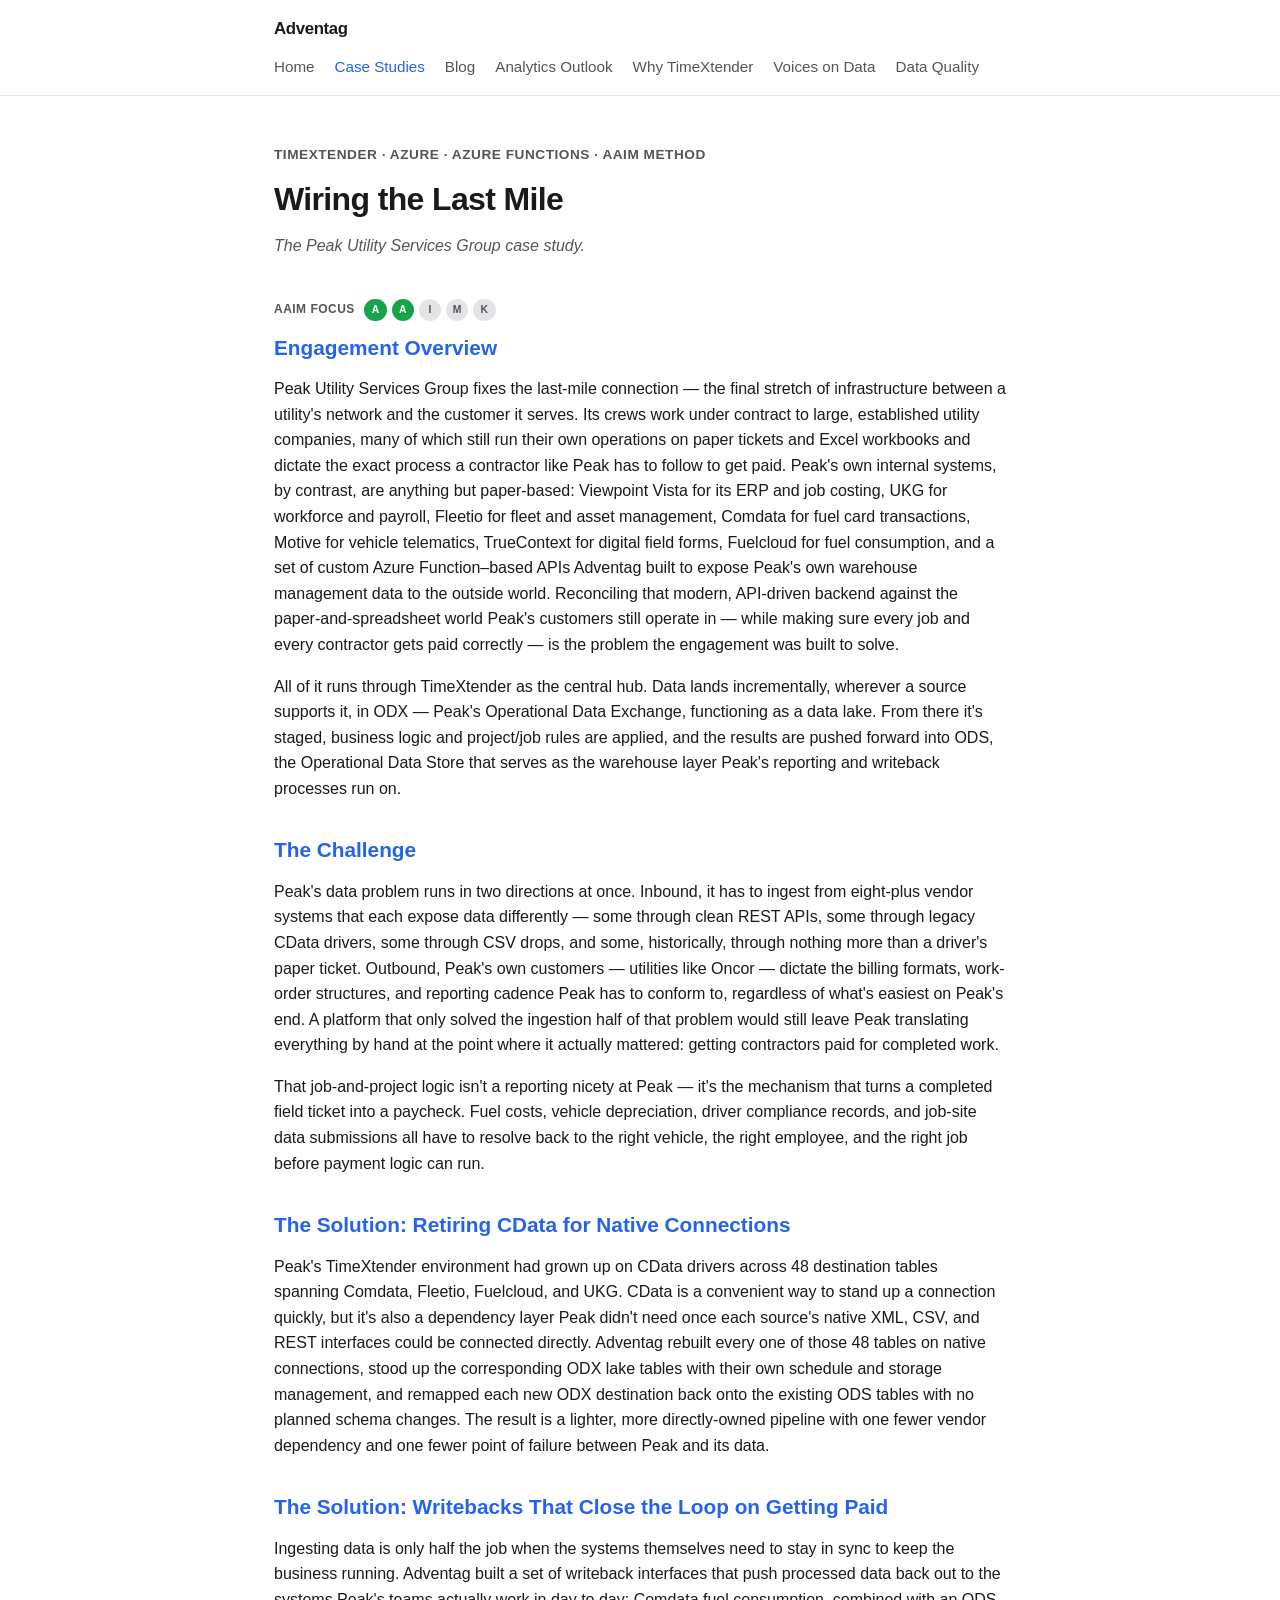
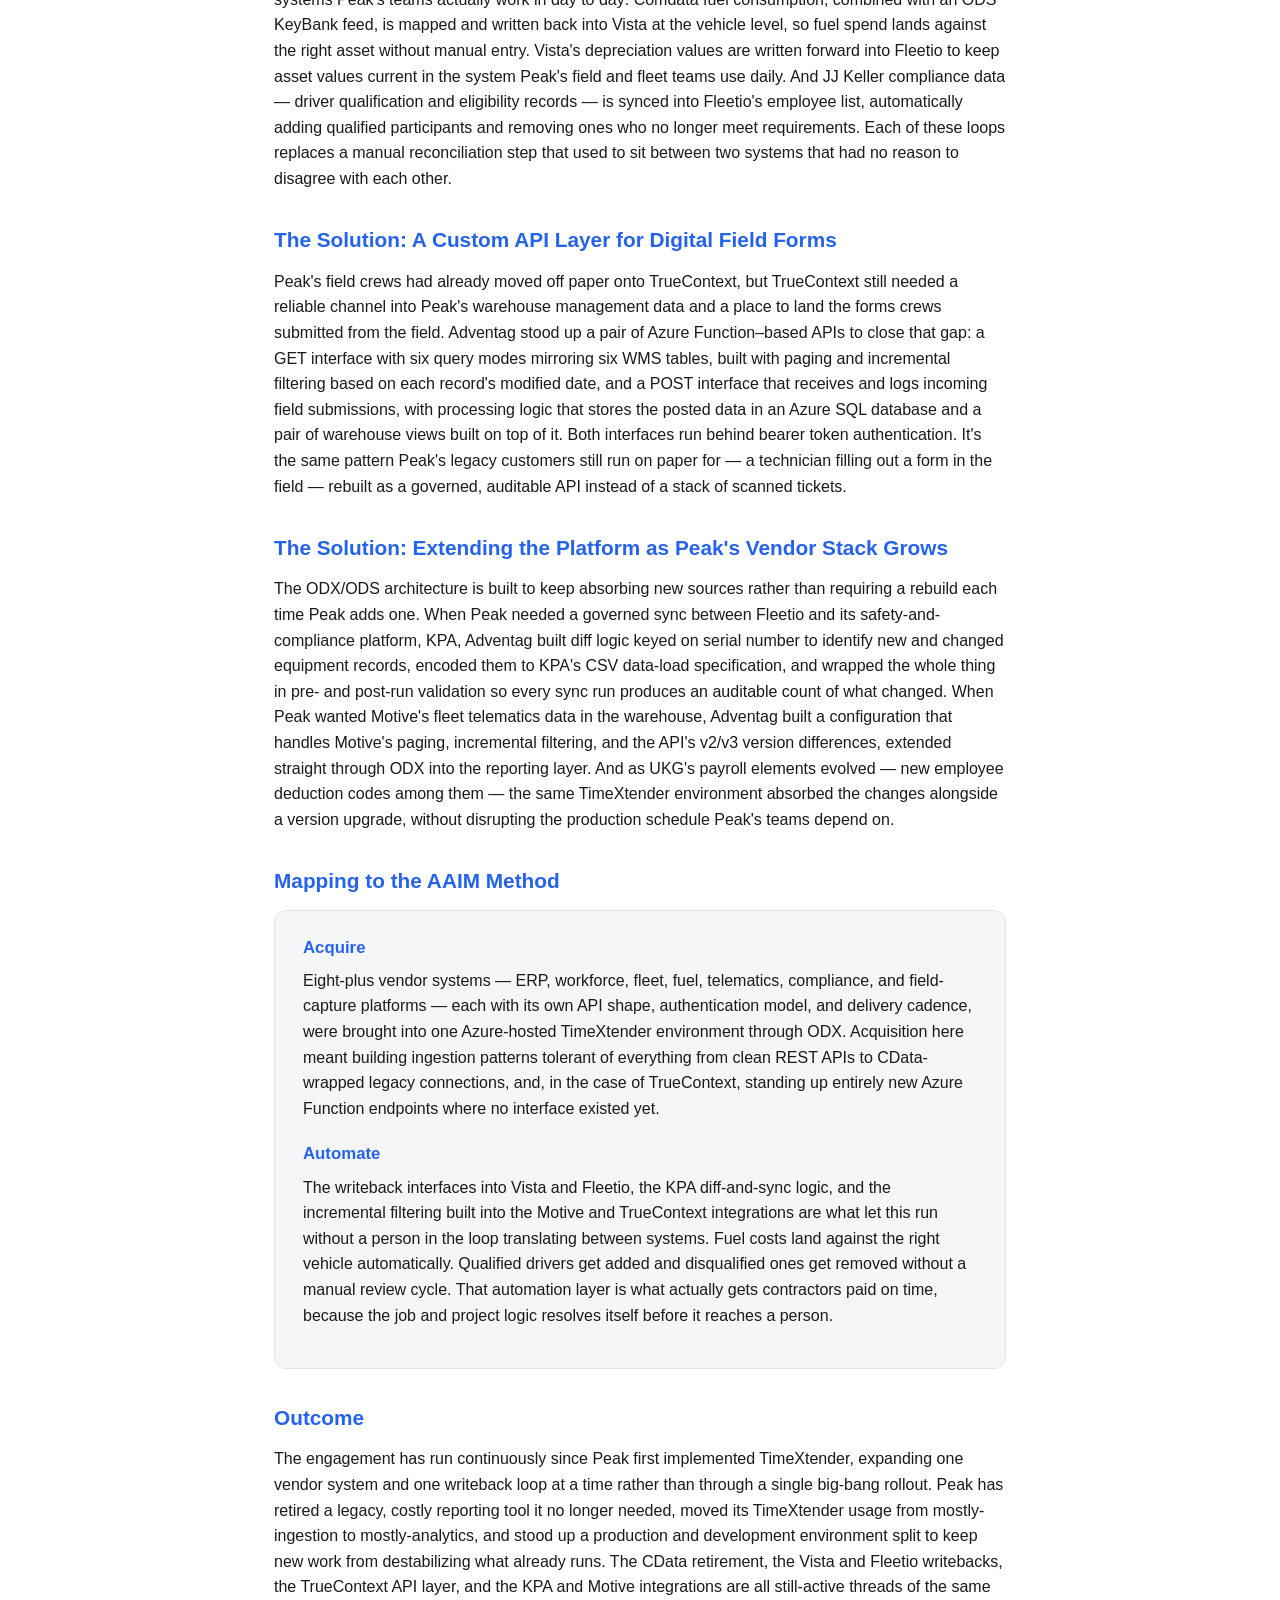
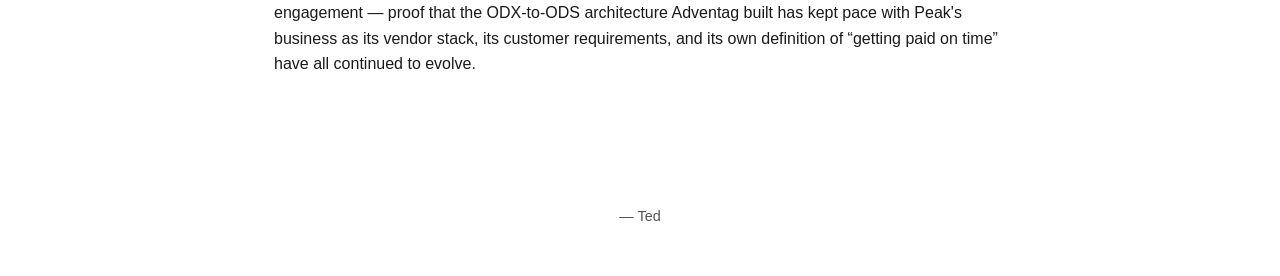
<file: case-studies/peak-utility-services.html>
<!DOCTYPE html>
<html lang="en">
<head>
<meta charset="UTF-8">
<meta name="viewport" content="width=device-width, initial-scale=1.0">
<title>Peak Utility Services Group Case Study &middot; The AAIM Method</title>
<link rel="stylesheet" href="../assets/styles.css">
</head>
<body>

<nav class="site-nav">
  <div class="nav-inner">
    <a class="brand" href="../index.html">Adventag</a>
    <div class="nav-links">
      <a href="../index.html">Home</a>
      <a href="index.html" class="active">Case Studies</a>
      <a href="../blog/index.html">Blog</a>
      <a href="../analytics-outlook.html">Analytics Outlook</a>
      <a href="../why-timextender.html">Why TimeXtender</a>
      <a href="../voices-on-data.html">Voices on Data</a>
      <a href="../data-quality.html">Data Quality</a>
    </div>
  </div>
</nav>

<main>
  <article class="case-study" style="padding-top: 3rem;">

    <p class="stack">TimeXtender &middot; Azure &middot; Azure Functions &middot; AAIM Method</p>
    <h1>Wiring the Last Mile</h1>
    <p class="dek">The Peak Utility Services Group case study.</p>

    <div class="aaim-focus">
      <span class="aaim-focus-label">AAIM Focus</span>
      <div class="aaim-dots">
        <span class="active">A</span><span class="active">A</span><span>I</span><span>M</span><span>K</span>
      </div>
    </div>

    <section>
      <h2>Engagement Overview</h2>
      <p>
        Peak Utility Services Group fixes the last-mile connection &mdash; the
        final stretch of infrastructure between a utility's network and the
        customer it serves. Its crews work under contract to large, established
        utility companies, many of which still run their own operations on paper
        tickets and Excel workbooks and dictate the exact process a contractor
        like Peak has to follow to get paid. Peak's own internal systems, by
        contrast, are anything but paper-based: Viewpoint Vista for its ERP and
        job costing, UKG for workforce and payroll, Fleetio for fleet and asset
        management, Comdata for fuel card transactions, Motive for vehicle
        telematics, TrueContext for digital field forms, Fuelcloud for fuel
        consumption, and a set of custom Azure Function&ndash;based APIs Adventag
        built to expose Peak's own warehouse management data to the outside
        world. Reconciling that modern, API-driven backend against the
        paper-and-spreadsheet world Peak's customers still operate in &mdash;
        while making sure every job and every contractor gets paid correctly
        &mdash; is the problem the engagement was built to solve.
      </p>
      <p>
        All of it runs through TimeXtender as the central hub. Data lands
        incrementally, wherever a source supports it, in ODX &mdash; Peak's
        Operational Data Exchange, functioning as a data lake. From there it's
        staged, business logic and project/job rules are applied, and the
        results are pushed forward into ODS, the Operational Data Store that
        serves as the warehouse layer Peak's reporting and writeback processes
        run on.
      </p>
    </section>

    <section>
      <h2>The Challenge</h2>
      <p>
        Peak's data problem runs in two directions at once. Inbound, it has to
        ingest from eight-plus vendor systems that each expose data differently
        &mdash; some through clean REST APIs, some through legacy CData drivers,
        some through CSV drops, and some, historically, through nothing more
        than a driver's paper ticket. Outbound, Peak's own customers &mdash;
        utilities like Oncor &mdash; dictate the billing formats, work-order
        structures, and reporting cadence Peak has to conform to, regardless of
        what's easiest on Peak's end. A platform that only solved the ingestion
        half of that problem would still leave Peak translating everything by
        hand at the point where it actually mattered: getting contractors paid
        for completed work.
      </p>
      <p>
        That job-and-project logic isn't a reporting nicety at Peak &mdash; it's
        the mechanism that turns a completed field ticket into a paycheck. Fuel
        costs, vehicle depreciation, driver compliance records, and job-site data
        submissions all have to resolve back to the right vehicle, the right
        employee, and the right job before payment logic can run.
      </p>
    </section>

    <section>
      <h2>The Solution: Retiring CData for Native Connections</h2>
      <p>
        Peak's TimeXtender environment had grown up on CData drivers across 48
        destination tables spanning Comdata, Fleetio, Fuelcloud, and UKG. CData
        is a convenient way to stand up a connection quickly, but it's also a
        dependency layer Peak didn't need once each source's native XML, CSV,
        and REST interfaces could be connected directly. Adventag rebuilt every
        one of those 48 tables on native connections, stood up the corresponding
        ODX lake tables with their own schedule and storage management, and
        remapped each new ODX destination back onto the existing ODS tables with
        no planned schema changes. The result is a lighter, more directly-owned
        pipeline with one fewer vendor dependency and one fewer point of failure
        between Peak and its data.
      </p>
    </section>

    <section>
      <h2>The Solution: Writebacks That Close the Loop on Getting Paid</h2>
      <p>
        Ingesting data is only half the job when the systems themselves need to
        stay in sync to keep the business running. Adventag built a set of
        writeback interfaces that push processed data back out to the systems
        Peak's teams actually work in day to day: Comdata fuel consumption,
        combined with an ODS KeyBank feed, is mapped and written back into Vista
        at the vehicle level, so fuel spend lands against the right asset without
        manual entry. Vista's depreciation values are written forward into
        Fleetio to keep asset values current in the system Peak's field and
        fleet teams use daily. And JJ Keller compliance data &mdash; driver
        qualification and eligibility records &mdash; is synced into Fleetio's
        employee list, automatically adding qualified participants and removing
        ones who no longer meet requirements. Each of these loops replaces a
        manual reconciliation step that used to sit between two systems that had
        no reason to disagree with each other.
      </p>
    </section>

    <section>
      <h2>The Solution: A Custom API Layer for Digital Field Forms</h2>
      <p>
        Peak's field crews had already moved off paper onto TrueContext, but
        TrueContext still needed a reliable channel into Peak's warehouse
        management data and a place to land the forms crews submitted from the
        field. Adventag stood up a pair of Azure Function&ndash;based APIs to
        close that gap: a GET interface with six query modes mirroring six WMS
        tables, built with paging and incremental filtering based on each
        record's modified date, and a POST interface that receives and logs
        incoming field submissions, with processing logic that stores the posted
        data in an Azure SQL database and a pair of warehouse views built on top
        of it. Both interfaces run behind bearer token authentication. It's the
        same pattern Peak's legacy customers still run on paper for &mdash; a
        technician filling out a form in the field &mdash; rebuilt as a
        governed, auditable API instead of a stack of scanned tickets.
      </p>
    </section>

    <section>
      <h2>The Solution: Extending the Platform as Peak's Vendor Stack Grows</h2>
      <p>
        The ODX/ODS architecture is built to keep absorbing new sources rather
        than requiring a rebuild each time Peak adds one. When Peak needed a
        governed sync between Fleetio and its safety-and-compliance platform,
        KPA, Adventag built diff logic keyed on serial number to identify new and
        changed equipment records, encoded them to KPA's CSV data-load
        specification, and wrapped the whole thing in pre- and post-run
        validation so every sync run produces an auditable count of what
        changed. When Peak wanted Motive's fleet telematics data in the
        warehouse, Adventag built a configuration that handles Motive's paging,
        incremental filtering, and the API's v2/v3 version differences, extended
        straight through ODX into the reporting layer. And as UKG's payroll
        elements evolved &mdash; new employee deduction codes among them &mdash;
        the same TimeXtender environment absorbed the changes alongside a
        version upgrade, without disrupting the production schedule Peak's teams
        depend on.
      </p>
    </section>

    <section>
      <h2>Mapping to the AAIM Method</h2>
      <div class="aaim-block">
        <div>
          <h3>Acquire</h3>
          <p>
            Eight-plus vendor systems &mdash; ERP, workforce, fleet, fuel,
            telematics, compliance, and field-capture platforms &mdash; each
            with its own API shape, authentication model, and delivery cadence,
            were brought into one Azure-hosted TimeXtender environment through
            ODX. Acquisition here meant building ingestion patterns tolerant of
            everything from clean REST APIs to CData-wrapped legacy connections,
            and, in the case of TrueContext, standing up entirely new Azure
            Function endpoints where no interface existed yet.
          </p>
        </div>
        <div>
          <h3>Automate</h3>
          <p>
            The writeback interfaces into Vista and Fleetio, the KPA
            diff-and-sync logic, and the incremental filtering built into the
            Motive and TrueContext integrations are what let this run without a
            person in the loop translating between systems. Fuel costs land
            against the right vehicle automatically. Qualified drivers get added
            and disqualified ones get removed without a manual review cycle.
            That automation layer is what actually gets contractors paid on
            time, because the job and project logic resolves itself before it
            reaches a person.
          </p>
        </div>
      </div>
    </section>

    <section>
      <h2>Outcome</h2>
      <p>
        The engagement has run continuously since Peak first implemented
        TimeXtender, expanding one vendor system and one writeback loop at a
        time rather than through a single big-bang rollout. Peak has retired a
        legacy, costly reporting tool it no longer needed, moved its TimeXtender
        usage from mostly-ingestion to mostly-analytics, and stood up a
        production and development environment split to keep new work from
        destabilizing what already runs. The CData retirement, the Vista and
        Fleetio writebacks, the TrueContext API layer, and the KPA and Motive
        integrations are all still-active threads of the same engagement &mdash;
        proof that the ODX-to-ODS architecture Adventag built has kept pace with
        Peak's business as its vendor stack, its customer requirements, and its
        own definition of &ldquo;getting paid on time&rdquo; have all continued
        to evolve.
      </p>
    </section>

  </article>
</main>

<footer>
  &mdash; Ted
</footer>

</body>
</html>
</file>
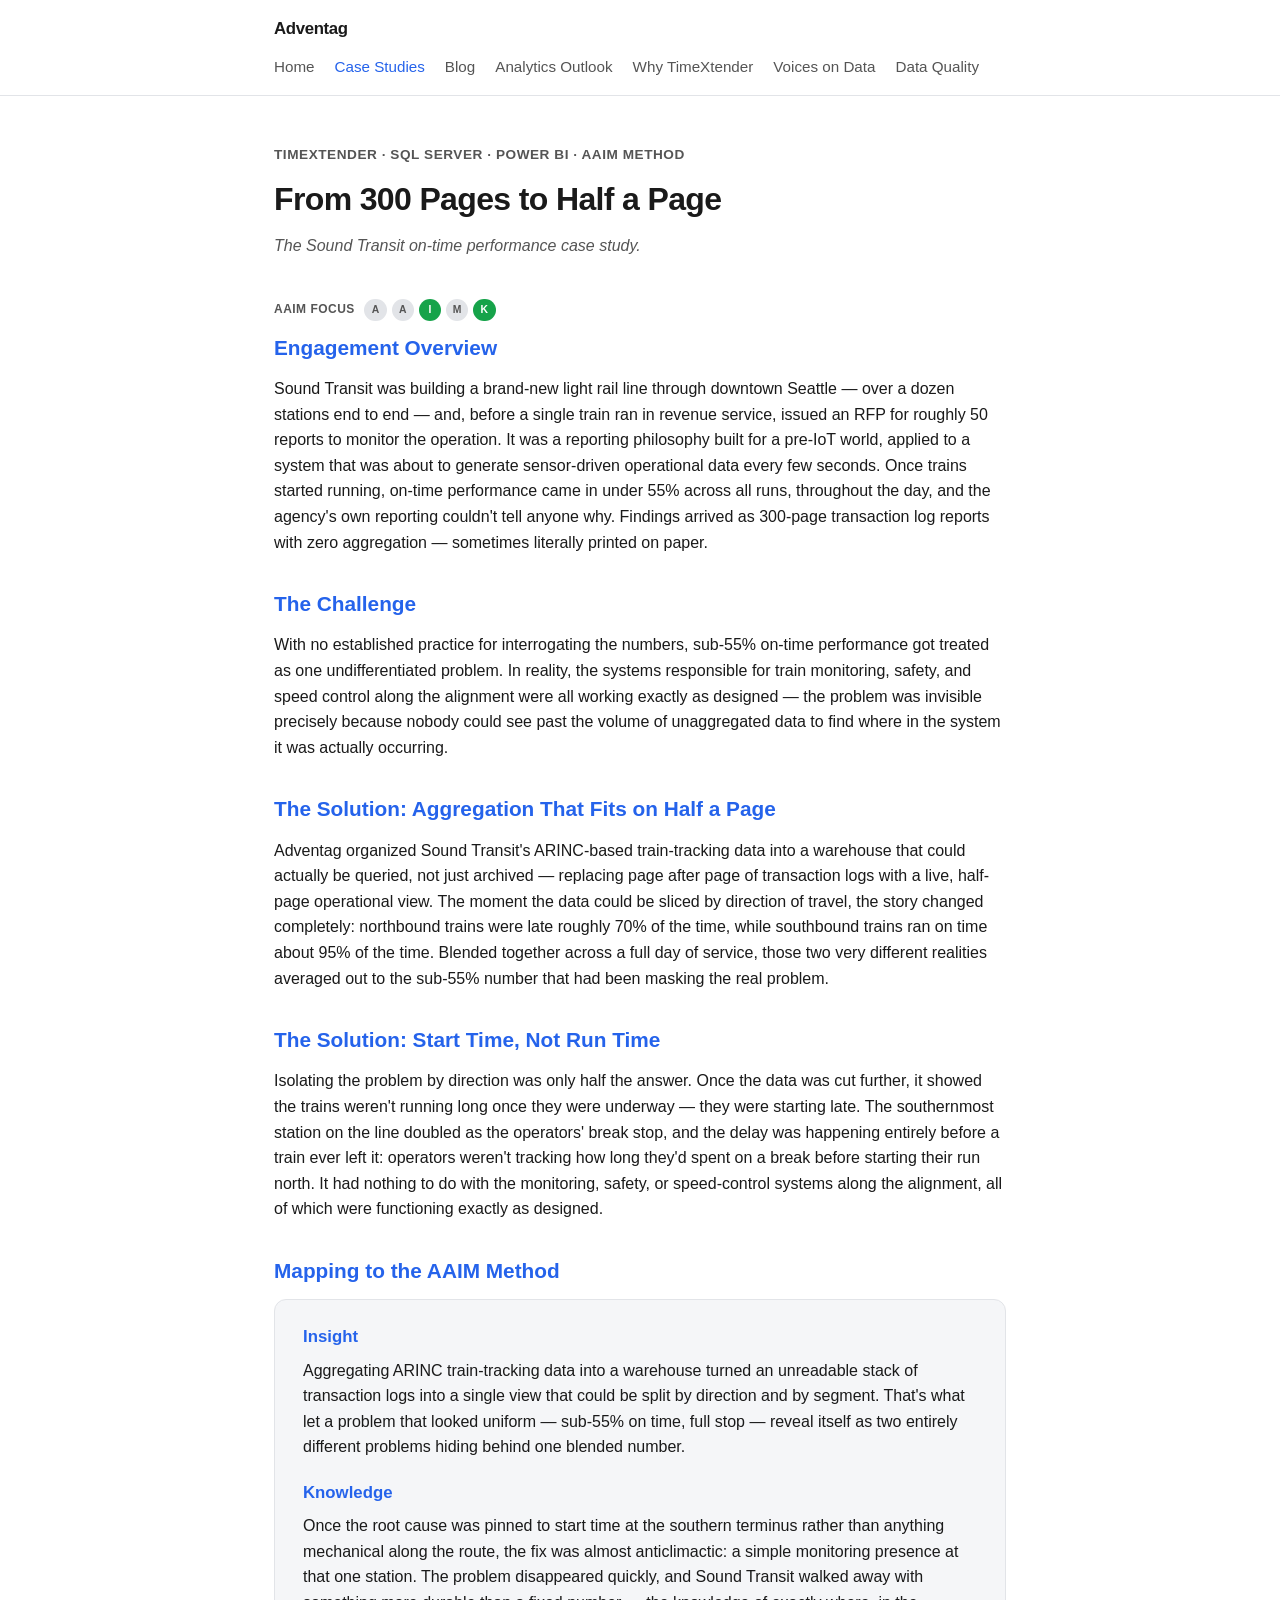
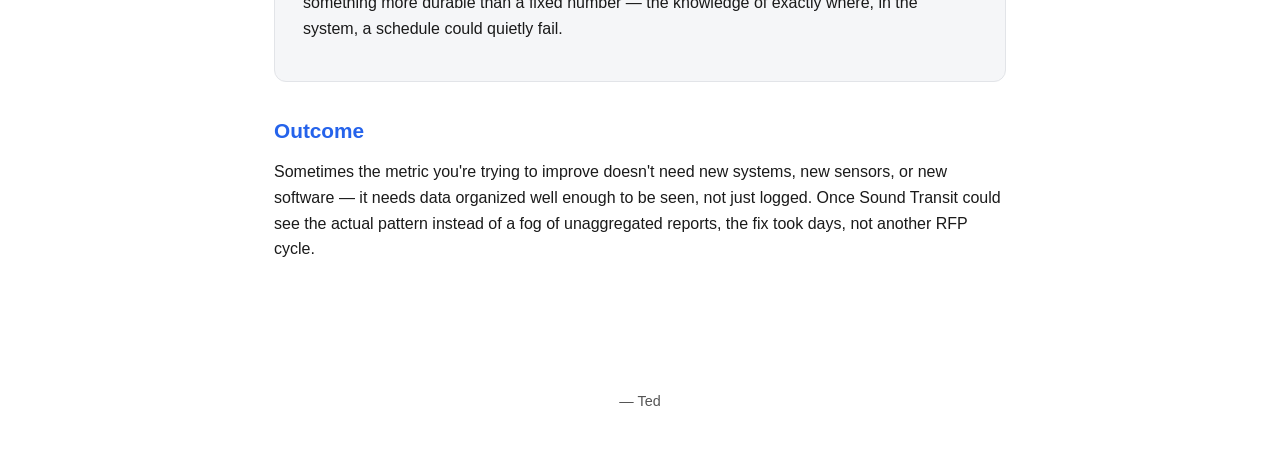
<file: case-studies/sound-transit.html>
<!DOCTYPE html>
<html lang="en">
<head>
<meta charset="UTF-8">
<meta name="viewport" content="width=device-width, initial-scale=1.0">
<title>Sound Transit Case Study &middot; The AAIM Method</title>
<link rel="stylesheet" href="../assets/styles.css">
</head>
<body>

<nav class="site-nav">
  <div class="nav-inner">
    <a class="brand" href="../index.html">Adventag</a>
    <div class="nav-links">
      <a href="../index.html">Home</a>
      <a href="index.html" class="active">Case Studies</a>
      <a href="../blog/index.html">Blog</a>
      <a href="../analytics-outlook.html">Analytics Outlook</a>
      <a href="../why-timextender.html">Why TimeXtender</a>
      <a href="../voices-on-data.html">Voices on Data</a>
      <a href="../data-quality.html">Data Quality</a>
    </div>
  </div>
</nav>

<main>
  <article class="case-study" style="padding-top: 3rem;">

    <p class="stack">TimeXtender &middot; SQL Server &middot; Power BI &middot; AAIM Method</p>
    <h1>From 300 Pages to Half a Page</h1>
    <p class="dek">The Sound Transit on-time performance case study.</p>

    <div class="aaim-focus">
      <span class="aaim-focus-label">AAIM Focus</span>
      <div class="aaim-dots">
        <span>A</span><span>A</span><span class="active">I</span><span>M</span><span class="active">K</span>
      </div>
    </div>

    <section>
      <h2>Engagement Overview</h2>
      <p>
        Sound Transit was building a brand-new light rail line through downtown
        Seattle &mdash; over a dozen stations end to end &mdash; and, before a
        single train ran in revenue service, issued an RFP for roughly 50
        reports to monitor the operation. It was a reporting philosophy built
        for a pre-IoT world, applied to a system that was about to generate
        sensor-driven operational data every few seconds. Once trains started
        running, on-time performance came in under 55% across all runs,
        throughout the day, and the agency's own reporting couldn't tell
        anyone why. Findings arrived as 300-page transaction log reports with
        zero aggregation &mdash; sometimes literally printed on paper.
      </p>
    </section>

    <section>
      <h2>The Challenge</h2>
      <p>
        With no established practice for interrogating the numbers, sub-55%
        on-time performance got treated as one undifferentiated problem. In
        reality, the systems responsible for train monitoring, safety, and
        speed control along the alignment were all working exactly as
        designed &mdash; the problem was invisible precisely because nobody
        could see past the volume of unaggregated data to find where in the
        system it was actually occurring.
      </p>
    </section>

    <section>
      <h2>The Solution: Aggregation That Fits on Half a Page</h2>
      <p>
        Adventag organized Sound Transit's ARINC-based train-tracking data
        into a warehouse that could actually be queried, not just archived
        &mdash; replacing page after page of transaction logs with a live,
        half-page operational view. The moment the data could be sliced by
        direction of travel, the story changed completely: northbound trains
        were late roughly 70% of the time, while southbound trains ran on
        time about 95% of the time. Blended together across a full day of
        service, those two very different realities averaged out to the
        sub-55% number that had been masking the real problem.
      </p>
    </section>

    <section>
      <h2>The Solution: Start Time, Not Run Time</h2>
      <p>
        Isolating the problem by direction was only half the answer. Once the
        data was cut further, it showed the trains weren't running long once
        they were underway &mdash; they were starting late. The southernmost
        station on the line doubled as the operators' break stop, and the
        delay was happening entirely before a train ever left it: operators
        weren't tracking how long they'd spent on a break before starting
        their run north. It had nothing to do with the monitoring, safety, or
        speed-control systems along the alignment, all of which were
        functioning exactly as designed.
      </p>
    </section>

    <section>
      <h2>Mapping to the AAIM Method</h2>
      <div class="aaim-block">
        <div>
          <h3>Insight</h3>
          <p>
            Aggregating ARINC train-tracking data into a warehouse turned an
            unreadable stack of transaction logs into a single view that
            could be split by direction and by segment. That's what let a
            problem that looked uniform &mdash; sub-55% on time, full stop
            &mdash; reveal itself as two entirely different problems hiding
            behind one blended number.
          </p>
        </div>
        <div>
          <h3>Knowledge</h3>
          <p>
            Once the root cause was pinned to start time at the southern
            terminus rather than anything mechanical along the route, the fix
            was almost anticlimactic: a simple monitoring presence at that one
            station. The problem disappeared quickly, and Sound Transit walked
            away with something more durable than a fixed number &mdash; the
            knowledge of exactly where, in the system, a schedule could
            quietly fail.
          </p>
        </div>
      </div>
    </section>

    <section>
      <h2>Outcome</h2>
      <p>
        Sometimes the metric you're trying to improve doesn't need new
        systems, new sensors, or new software &mdash; it needs data organized
        well enough to be seen, not just logged. Once Sound Transit could see
        the actual pattern instead of a fog of unaggregated reports, the fix
        took days, not another RFP cycle.
      </p>
    </section>

  </article>
</main>

<footer>
  &mdash; Ted
</footer>

</body>
</html>
</file>
<file: assets/styles.css>
:root {
  color-scheme: light dark;
  --bg: #ffffff;
  --fg: #1a1a1a;
  --muted: #555;
  --accent: #2563eb;
  --card: #f5f6f8;
  --border: #e2e4e8;
  --green: #16a34a;
}
@media (prefers-color-scheme: dark) {
  :root {
    --bg: #14161a;
    --fg: #e8e9ec;
    --muted: #a3a7b0;
    --accent: #6ea8fe;
    --card: #1d2025;
    --border: #2a2d33;
    --green: #22c55e;
  }
}
* { box-sizing: border-box; }
body {
  margin: 0;
  font-family: -apple-system, BlinkMacSystemFont, "Segoe UI", Helvetica, Arial, sans-serif;
  background: var(--bg);
  color: var(--fg);
  line-height: 1.6;
}

/* Nav */
.site-nav {
  border-bottom: 1px solid var(--border);
  position: sticky;
  top: 0;
  background: var(--bg);
  z-index: 10;
}
.nav-inner {
  max-width: 780px;
  margin: 0 auto;
  padding: 1rem 1.5rem;
  display: flex;
  align-items: center;
  justify-content: space-between;
  flex-wrap: wrap;
  gap: 0.75rem;
}
.nav-inner .brand {
  font-weight: 700;
  letter-spacing: -0.02em;
  color: var(--fg);
  text-decoration: none;
  font-size: 1.05rem;
}
.nav-links {
  display: flex;
  gap: 1.25rem;
  flex-wrap: wrap;
}
.nav-links a {
  color: var(--muted);
  text-decoration: none;
  font-size: 0.95rem;
}
.nav-links a:hover,
.nav-links a.active {
  color: var(--accent);
}

/* Page header */
header.page-header {
  padding: 4rem 1.5rem 2rem;
  text-align: center;
  max-width: 780px;
  margin: 0 auto;
}
header.page-header h1 {
  font-size: 2.4rem;
  margin-bottom: 0.25rem;
  letter-spacing: -0.02em;
}
header.page-header p.tagline {
  color: var(--muted);
  font-size: 1.1rem;
  margin-top: 0.5rem;
}
.letters {
  display: flex;
  justify-content: center;
  gap: 0.5rem;
  flex-wrap: wrap;
  margin: 2rem 0;
}
.letters span {
  display: inline-flex;
  align-items: center;
  justify-content: center;
  width: 2.75rem;
  height: 2.75rem;
  border-radius: 50%;
  background: var(--accent);
  color: white;
  font-weight: 700;
  font-size: 1.1rem;
}

/* Small AAIM-focus indicator (case studies) */
.aaim-focus {
  display: flex;
  align-items: center;
  gap: 0.6rem;
  margin: 0.6rem 0;
}
.aaim-focus .aaim-focus-label {
  font-size: 0.75rem;
  font-weight: 700;
  text-transform: uppercase;
  letter-spacing: 0.04em;
  color: var(--muted);
}
.aaim-dots {
  display: flex;
  gap: 0.3rem;
}
.aaim-dots span {
  display: inline-flex;
  align-items: center;
  justify-content: center;
  width: 1.4rem;
  height: 1.4rem;
  border-radius: 50%;
  background: var(--border);
  color: var(--muted);
  font-weight: 700;
  font-size: 0.65rem;
}
.aaim-dots span.active {
  background: var(--green);
  color: white;
}

main {
  max-width: 780px;
  margin: 0 auto;
  padding: 0 1.5rem 4rem;
}

/* Cards used for AAIM steps and case study listing */
.step, .card {
  background: var(--card);
  border: 1px solid var(--border);
  border-radius: 12px;
  padding: 1.5rem 1.75rem;
  margin-bottom: 1.25rem;
}
.step h2, .card h2 {
  margin: 0 0 0.5rem;
  font-size: 1.3rem;
  color: var(--accent);
}
.step p, .card p {
  margin: 0;
  color: var(--fg);
}
.step p + p, .card p + p {
  margin-top: 0.75rem;
}

/* Case study listing cards */
.card-link {
  display: block;
  text-decoration: none;
  color: inherit;
}
.card-link .card {
  transition: border-color 0.15s ease;
}
.card-link:hover .card {
  border-color: var(--accent);
}
.card .eyebrow {
  color: var(--accent);
  font-size: 0.8rem;
  font-weight: 700;
  text-transform: uppercase;
  letter-spacing: 0.04em;
  margin-bottom: 0.4rem;
  display: block;
}

/* Case study / blog post article */
article.case-study .stack,
article.blog-post .stack {
  color: var(--muted);
  font-size: 0.85rem;
  text-transform: uppercase;
  letter-spacing: 0.04em;
  font-weight: 700;
  margin-bottom: 0.5rem;
}
article.case-study h1,
article.blog-post h1 {
  font-size: 2rem;
  letter-spacing: -0.02em;
  margin: 0 0 0.5rem;
}
article.case-study .dek,
article.blog-post .dek {
  color: var(--muted);
  font-style: italic;
  margin: 0 0 2.5rem;
}
article.case-study section,
article.blog-post section {
  margin-bottom: 2rem;
}
article.case-study h2,
article.blog-post h2 {
  font-size: 1.3rem;
  color: var(--accent);
  margin: 0 0 0.75rem;
}
article.case-study p,
article.blog-post p {
  margin: 0 0 1rem;
}
article.case-study .aaim-block,
article.blog-post .aaim-block {
  background: var(--card);
  border: 1px solid var(--border);
  border-radius: 12px;
  padding: 1.5rem 1.75rem;
}
article.case-study .aaim-block h3,
article.blog-post .aaim-block h3 {
  color: var(--accent);
  font-size: 1.05rem;
  margin: 0 0 0.4rem;
}
article.case-study .aaim-block > div + div,
article.blog-post .aaim-block > div + div {
  margin-top: 1.25rem;
}

footer {
  text-align: center;
  padding: 2rem 1.5rem 3rem;
  color: var(--muted);
  font-size: 0.9rem;
}

/* Voices on Data carousel card */
.voices-card {
  background: var(--card);
  border: 1px solid var(--border);
  border-radius: 12px;
  padding: 1.5rem;
}
.voices-card-wide {
  padding: 2rem;
}
.voices-title {
  margin: 0 0 1rem;
  font-size: 1.1rem;
  color: var(--accent);
}
.voice-slide {
  display: none;
}
.voice-slide.is-active {
  display: block;
}
.voice-slide .tiktok-embed {
  max-width: 100% !important;
  min-width: 0 !important;
  margin: 0 0 1rem !important;
}
.voices-card-wide .voice-slide .tiktok-embed {
  max-width: 540px !important;
  margin: 0 auto 1rem !important;
  display: block !important;
}
.voice-caption {
  margin: 0;
  font-size: 0.9rem;
  color: var(--muted);
}
.voice-quote {
  margin: 0 0 0.75rem;
  font-style: italic;
  font-size: 1rem;
}
.voice-attribution {
  margin: 0;
  color: var(--muted);
  font-size: 0.85rem;
}
.voice-controls {
  display: flex;
  align-items: center;
  justify-content: space-between;
  margin-top: 1.25rem;
}
.voice-btn {
  background: none;
  border: 1px solid var(--border);
  border-radius: 50%;
  width: 2rem;
  height: 2rem;
  line-height: 1;
  font-size: 1.1rem;
  color: var(--fg);
  cursor: pointer;
}
.voice-btn:hover {
  border-color: var(--accent);
  color: var(--accent);
}
.voice-dots {
  display: flex;
  gap: 0.4rem;
}
.voice-dots button {
  width: 8px;
  height: 8px;
  padding: 0;
  border: none;
  border-radius: 50%;
  background: var(--border);
  cursor: pointer;
}
.voice-dots button.is-active {
  background: var(--accent);
}

/* Analytics Outlook questionnaire */
.outlook-form {
  background: var(--card);
  border: 1px solid var(--border);
  border-radius: 12px;
  padding: 2rem;
}
.form-field {
  margin-bottom: 1.75rem;
}
.form-field:last-of-type {
  margin-bottom: 0;
}
.form-field label {
  display: block;
  font-weight: 600;
  margin-bottom: 0.4rem;
}
.form-field .field-example {
  margin: 0 0 0.5rem;
  color: var(--muted);
  font-size: 0.85rem;
  font-style: italic;
}
.form-field input,
.form-field textarea {
  width: 100%;
  font: inherit;
  color: var(--fg);
  background: var(--bg);
  border: 1px solid var(--border);
  border-radius: 8px;
  padding: 0.65rem 0.8rem;
  resize: vertical;
}
.form-field input:focus,
.form-field textarea:focus {
  outline: none;
  border-color: var(--accent);
}
.form-honeypot {
  position: absolute;
  left: -9999px;
  width: 1px;
  height: 1px;
  overflow: hidden;
}
.form-submit {
  font: inherit;
  font-weight: 600;
  background: var(--accent);
  color: white;
  border: none;
  border-radius: 8px;
  padding: 0.75rem 1.75rem;
  cursor: pointer;
}
.form-submit:hover {
  opacity: 0.92;
}
.form-submit:disabled {
  opacity: 0.6;
  cursor: not-allowed;
}
.form-status {
  margin-top: 1rem;
  font-size: 0.9rem;
}
.form-status.is-error {
  color: #c0392b;
}
.form-status.is-success {
  color: var(--accent);
}
.outlook-success {
  text-align: center;
  padding: 2rem;
}
.outlook-success h2 {
  color: var(--accent);
  margin-bottom: 0.5rem;
}

/* Stat callouts (Why TimeXtender page) */
.stat-grid {
  display: grid;
  grid-template-columns: 1fr 1fr;
  gap: 1.25rem;
  margin: 1.5rem 0;
}
@media (max-width: 600px) {
  .stat-grid {
    grid-template-columns: 1fr;
  }
}
.stat-card {
  background: var(--bg);
  border: 1px solid var(--border);
  border-radius: 12px;
  padding: 1.5rem;
  text-align: center;
}
.stat-card .stat-number {
  display: block;
  font-size: 2.2rem;
  font-weight: 800;
  color: var(--accent);
  margin-bottom: 0.4rem;
}
.stat-card p {
  margin: 0;
  color: var(--muted);
  font-size: 0.9rem;
}

/* Data Quality tool */
.dq-status-card {
  margin-bottom: 2rem;
}
.dq-section {
  margin-bottom: 2.5rem;
}
.dq-section-header {
  display: flex;
  align-items: center;
  justify-content: space-between;
  gap: 1rem;
  margin-bottom: 1rem;
}
.dq-section-header h2,
.dq-section > h2 {
  margin: 0 0 1rem;
  font-size: 1.3rem;
  color: var(--accent);
}
.dq-section-header h2 {
  margin-bottom: 0;
}
.dq-add-btn {
  padding: 0.5rem 1.1rem;
  font-size: 0.9rem;
  white-space: nowrap;
}
.dq-empty-state {
  text-align: center;
}
.dq-source-list {
  display: grid;
  gap: 1.25rem;
}
.dq-source-card-head {
  display: flex;
  align-items: center;
  justify-content: space-between;
  gap: 0.75rem;
  margin-bottom: 0.5rem;
}
.dq-source-card-head h3 {
  margin: 0;
  font-size: 1.1rem;
}
.dq-badge {
  background: var(--accent);
  color: white;
  font-size: 0.75rem;
  font-weight: 700;
  text-transform: uppercase;
  letter-spacing: 0.03em;
  padding: 0.25rem 0.6rem;
  border-radius: 999px;
  white-space: nowrap;
}
.dq-source-target {
  margin: 0 0 0.5rem;
  font-size: 0.9rem;
}
.dq-source-notes {
  margin: 0 0 0.75rem;
  color: var(--muted);
  font-size: 0.9rem;
}
.dq-source-actions {
  display: flex;
  gap: 0.75rem;
  flex-wrap: wrap;
}
.dq-preview-btn,
.dq-remove-btn,
.dq-cancel-btn {
  font: inherit;
  font-size: 0.85rem;
  background: none;
  border: 1px solid var(--border);
  border-radius: 8px;
  padding: 0.5rem 1rem;
  color: var(--fg);
  cursor: pointer;
}
.dq-preview-btn:hover,
.dq-cancel-btn:hover {
  border-color: var(--accent);
  color: var(--accent);
}
.dq-remove-btn:hover {
  border-color: #c0392b;
  color: #c0392b;
}
.dq-cancel-btn {
  background: none;
  margin-left: 0.75rem;
}
.dq-preview-result {
  margin: 0.75rem 0 0;
}
.dq-preview-empty {
  font-size: 0.85rem;
  font-style: italic;
  color: var(--muted);
}
.dq-table-input {
  font: inherit;
  font-size: 0.85rem;
  color: var(--fg);
  background: var(--bg);
  border: 1px solid var(--border);
  border-radius: 8px;
  padding: 0.5rem 0.7rem;
  width: 10rem;
}
.dq-table-input:focus {
  outline: none;
  border-color: var(--accent);
}
.dq-link-btn {
  font: inherit;
  font-size: inherit;
  background: none;
  border: none;
  color: var(--accent);
  text-decoration: underline;
  cursor: pointer;
  padding: 0;
}
.dq-table-wrap {
  overflow-x: auto;
  border: 1px solid var(--border);
  border-radius: 8px;
}
.dq-result-table {
  width: 100%;
  border-collapse: collapse;
  font-size: 0.85rem;
  white-space: nowrap;
}
.dq-result-table th,
.dq-result-table td {
  padding: 0.5rem 0.75rem;
  border-bottom: 1px solid var(--border);
  text-align: left;
}
.dq-result-table thead {
  background: var(--card);
}
.dq-result-table tbody tr:last-child td {
  border-bottom: none;
}
#dq-google-btn {
  margin: 1rem 0 0.5rem;
}
</file>
